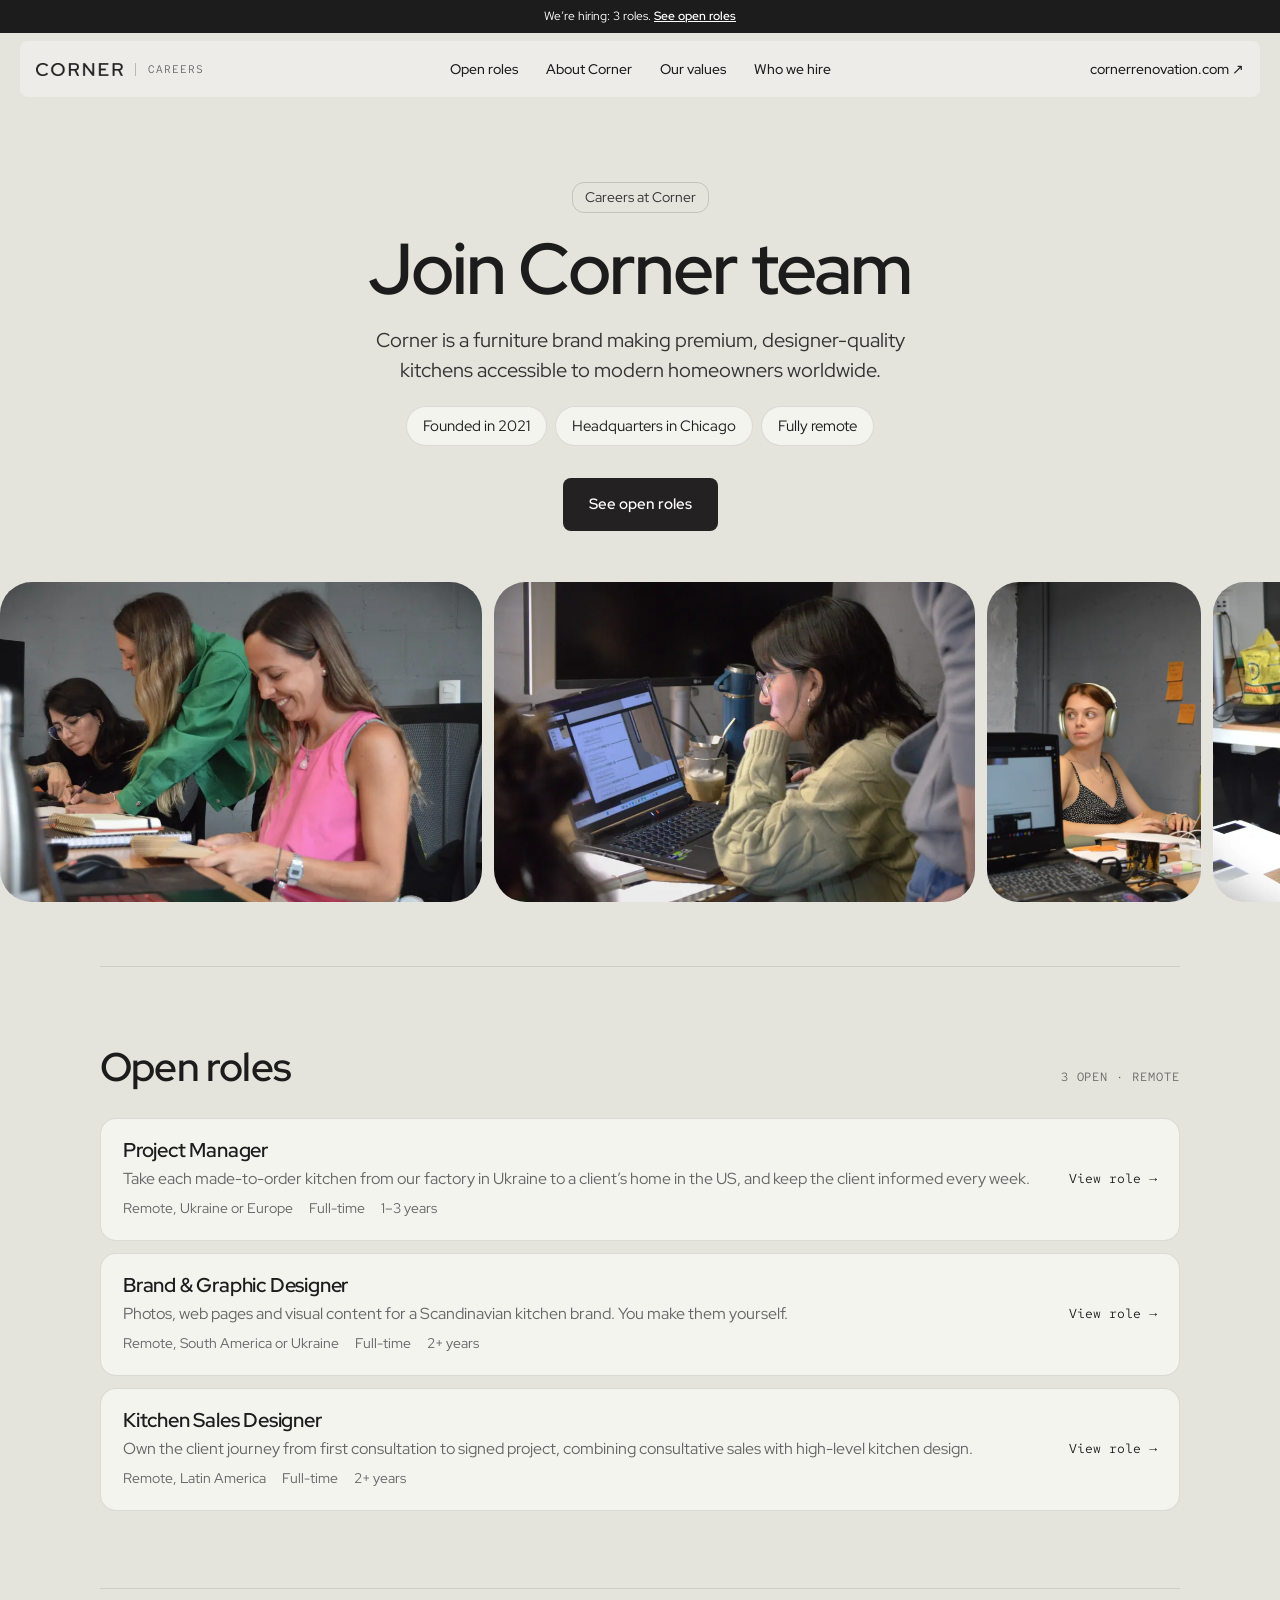
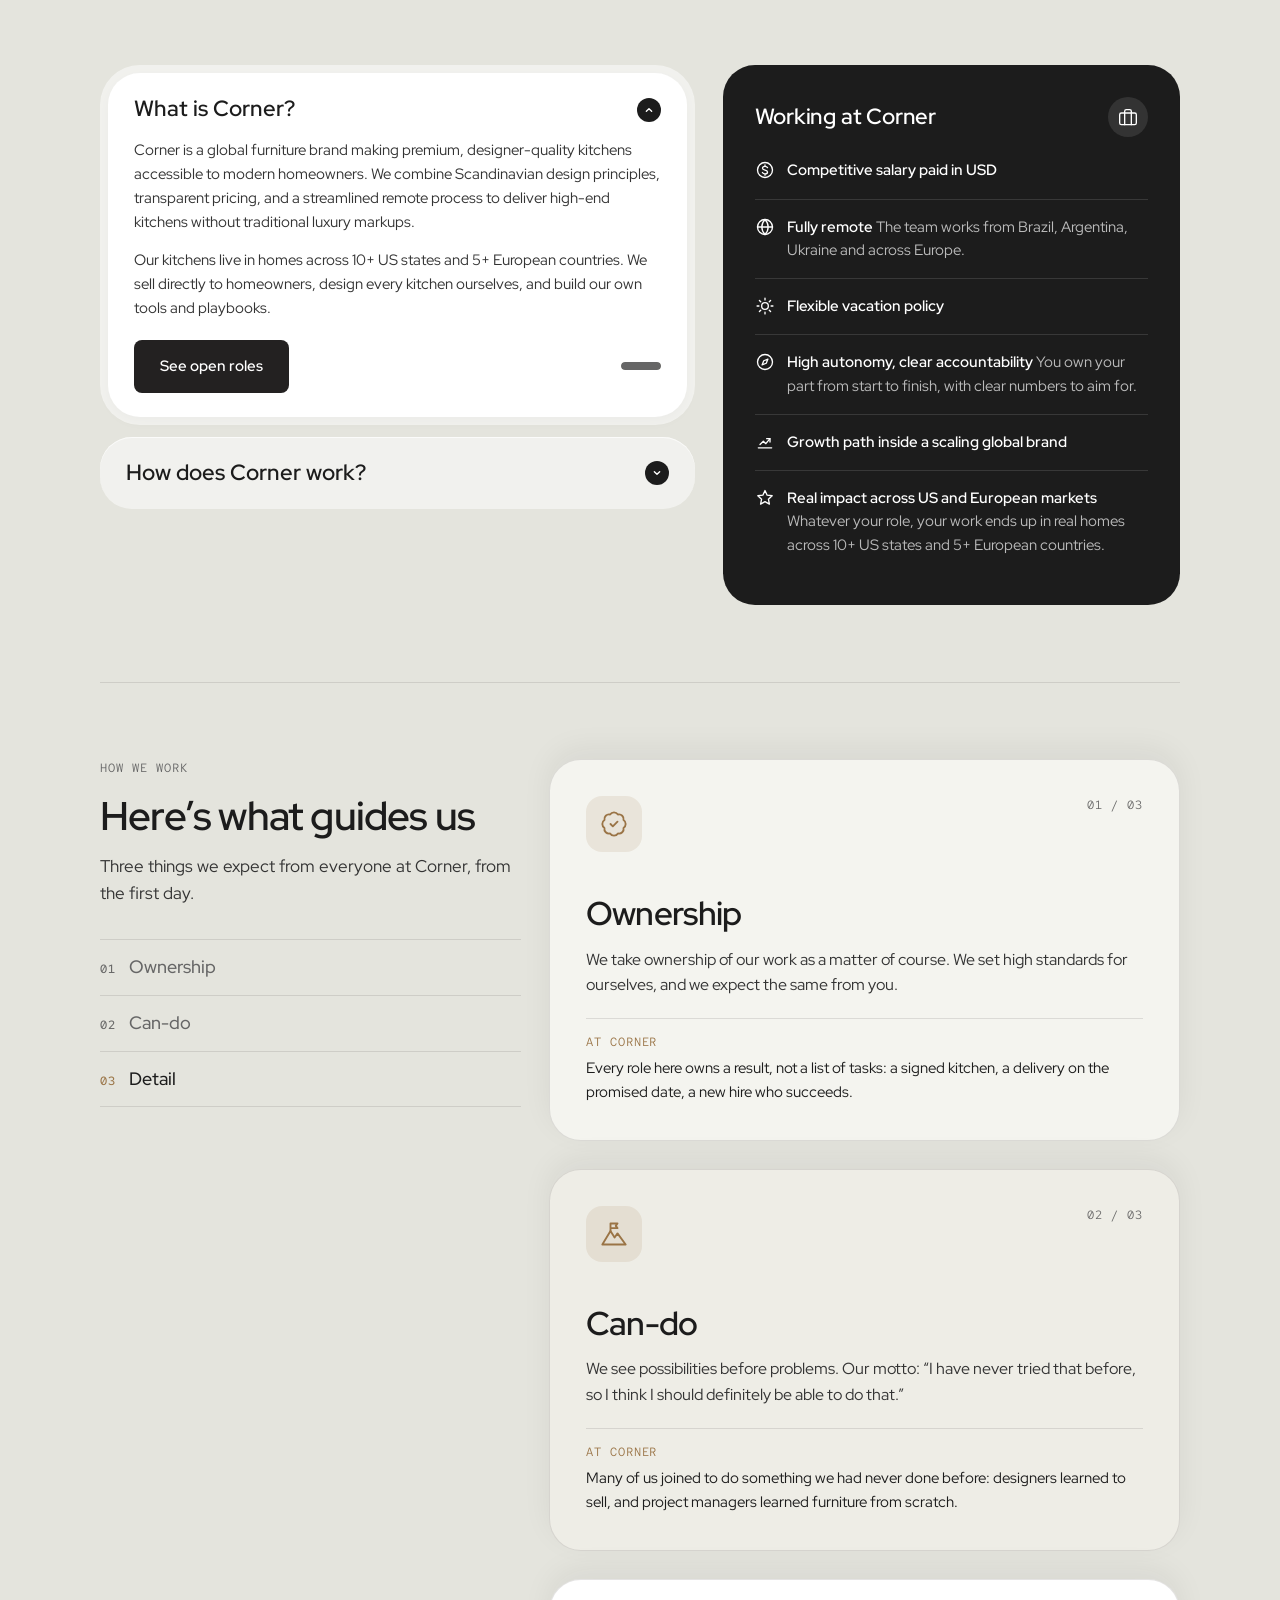
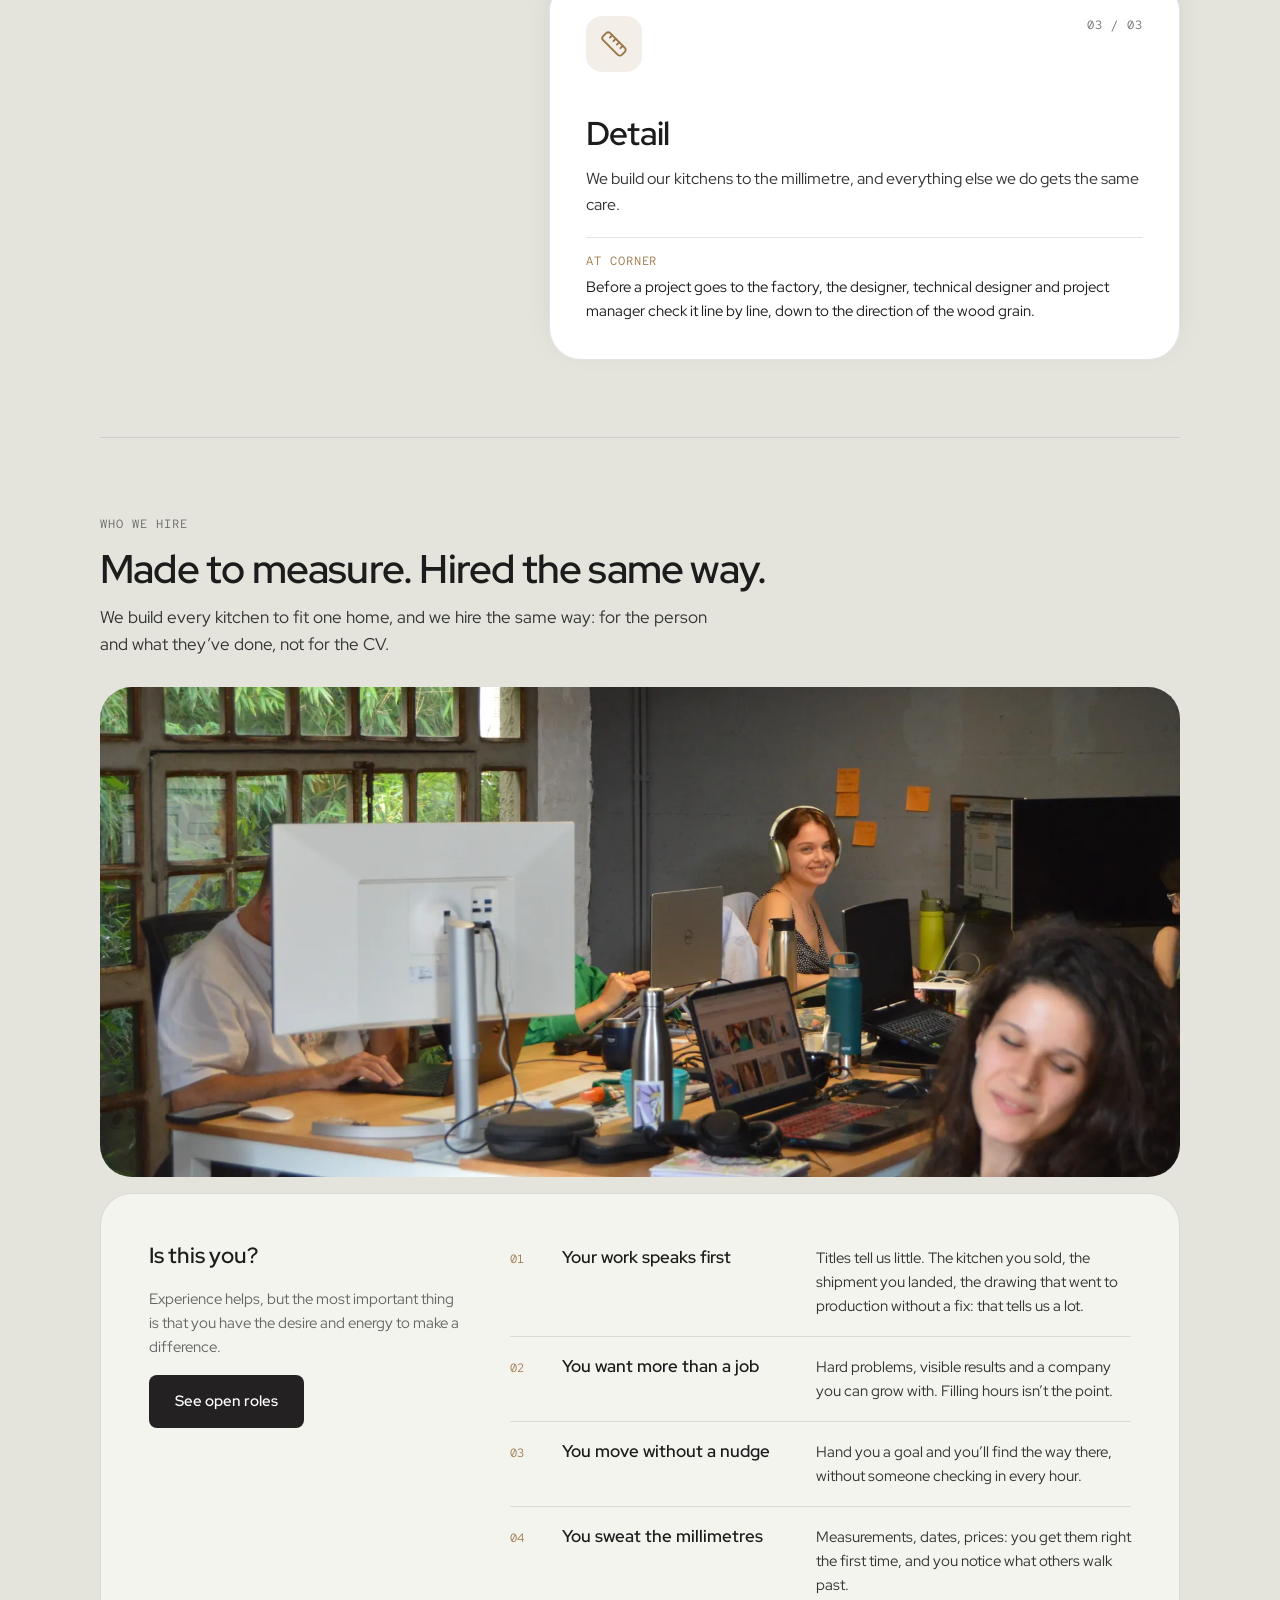
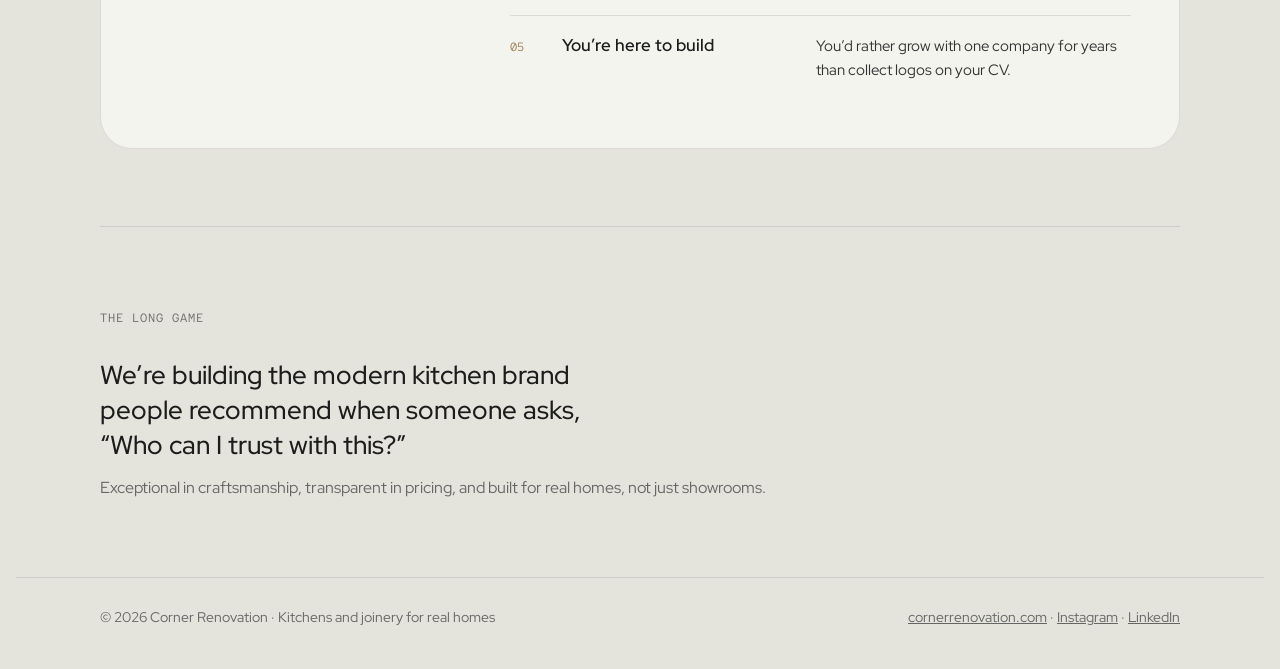
<file: index.html>
<!doctype html>
<html lang="en">
<head>
<meta charset="utf-8">
<meta name="viewport" content="width=device-width,initial-scale=1,viewport-fit=cover">
<title>Corner Careers</title>
<meta name="description" content="Corner makes people’s lives radically better by redefining the spaces where they spend so much of their lives. Open roles, the team and how we work.">

<link rel="canonical" href="https://jobs.cornerrenovation.com/">
<meta property="og:type" content="website"><meta property="og:title" content="Corner Careers"><meta property="og:description" content="Corner makes people’s lives radically better by redefining the spaces where they spend so much of their lives. Open roles, the team and how we work."><meta property="og:image" content="https://jobs.cornerrenovation.com/img/hero.webp"><meta property="og:url" content="https://jobs.cornerrenovation.com/">
<meta name="twitter:card" content="summary_large_image">
<link rel="icon" href="img/favicon.png">
<link rel="preconnect" href="https://fonts.googleapis.com"><link rel="preconnect" href="https://fonts.gstatic.com" crossorigin><link rel="stylesheet" href="https://fonts.googleapis.com/css2?family=Red+Hat+Display:wght@400;500;600;700&family=Red+Hat+Mono:wght@400;500&display=swap">
<link rel="stylesheet" href="assets/style.css?v=789bc2f1">
</head>
<body><div class="promo"><span class="long">We’re hiring: 3 roles.</span><span class="short">We’re hiring.</span> <a href="#roles">See open roles</a></div>
<header class="nav">
  <a class="brand" href=""><img src="img/corner-wordmark.png" alt="Corner" width="107" height="16"><span>Careers</span></a>
  <nav aria-label="Main" class="nav-links"><a href="#roles">Open roles</a><a href="#life">About Corner</a><a href="#values">Our values</a><a href="#you">Who we hire</a></nav>
  <a class="nav-out" href="https://cornerrenovation.com/" target="_blank" rel="noopener">cornerrenovation.com ↗</a>
</header>
<section class="intro" aria-labelledby="introTitle">
  <span class="tag">Careers at Corner</span>
  <h1 id="introTitle">Join Corner team</h1>
  <p class="lede">Corner is a furniture brand making premium, designer-quality kitchens accessible to modern homeowners worldwide.</p>
  <ul class="pills" aria-label="Corner at a glance"><li>Founded in 2021</li><li>Headquarters in Chicago</li><li>Fully remote</li></ul>
  <div><a class="btn" href="#roles">See open roles</a></div>
</section>
<div class="strip" role="region" aria-label="Photos from the Corner studio"><div class="strip-track"><div class="strip-set"><figure><img src="img/photo-1-sm.webp?v=c111cb72" alt="Designers working together at the studio table" width="900" height="598" decoding="async"></figure><figure><img src="img/photo-2-sm.webp?v=a823c0f9" alt="A designer at her laptop in the studio" width="900" height="598" decoding="async"></figure><figure><img src="img/photo-3-sm.webp?v=4d0dc640" alt="A designer at her desk, headphones on" width="600" height="900" decoding="async"></figure><figure><img src="img/photo-4-sm.webp?v=ee778f25" alt="Reviewing a veneer sample fan at the desk" width="900" height="600" decoding="async"></figure><figure><img src="img/photo-5-sm.webp?v=046c57a0" alt="The Corner team in the garden outside the studio" width="900" height="600" decoding="async"></figure><figure><img src="img/photo-6-sm.webp?v=4126ecb6" alt="A team meeting in the studio’s glass room" width="900" height="598" decoding="async"></figure><figure><img src="img/photo-7-sm.webp?v=684ad0e1" alt="FENIX and veneer samples on the oak table" width="900" height="598" decoding="async"></figure><figure><img src="img/photo-8-sm.webp?v=2c232f88" alt="The garden outside the studio" width="900" height="598" decoding="async"></figure></div><div class="strip-set" aria-hidden="true"><figure><img src="img/photo-1-sm.webp?v=c111cb72" alt="" width="900" height="598" decoding="async"></figure><figure><img src="img/photo-2-sm.webp?v=a823c0f9" alt="" width="900" height="598" decoding="async"></figure><figure><img src="img/photo-3-sm.webp?v=4d0dc640" alt="" width="600" height="900" decoding="async"></figure><figure><img src="img/photo-4-sm.webp?v=ee778f25" alt="" width="900" height="600" decoding="async"></figure><figure><img src="img/photo-5-sm.webp?v=046c57a0" alt="" width="900" height="600" decoding="async"></figure><figure><img src="img/photo-6-sm.webp?v=4126ecb6" alt="" width="900" height="598" decoding="async"></figure><figure><img src="img/photo-7-sm.webp?v=684ad0e1" alt="" width="900" height="598" decoding="async"></figure><figure><img src="img/photo-8-sm.webp?v=2c232f88" alt="" width="900" height="598" decoding="async"></figure></div></div></div>
<main class="wrap">

  <section class="block" id="roles">
    <div style="display:flex;flex-wrap:wrap;justify-content:space-between;align-items:baseline;gap:8px"><h2 class="big">Open roles</h2><span class="label">3 open · remote</span></div>
    <div class="jobs"><a class="job" href="jobs/project-manager/">
  <div><h3>Project Manager</h3><p class="muted" style="margin-top:4px">Take each made-to-order kitchen from our factory in Ukraine to a client’s home in the US, and keep the client informed every week.</p>
  <div class="meta"><span>Remote, Ukraine or Europe</span><span>Full-time</span><span>1–3 years</span></div></div>
  <span class="go">View role →</span></a><a class="job" href="jobs/brand-graphic-designer/">
  <div><h3>Brand &amp; Graphic Designer</h3><p class="muted" style="margin-top:4px">Photos, web pages and visual content for a Scandinavian kitchen brand. You make them yourself.</p>
  <div class="meta"><span>Remote, South America or Ukraine</span><span>Full-time</span><span>2+ years</span></div></div>
  <span class="go">View role →</span></a><a class="job" href="jobs/kitchen-sales-designer/">
  <div><h3>Kitchen Sales Designer</h3><p class="muted" style="margin-top:4px">Own the client journey from first consultation to signed project, combining consultative sales with high-level kitchen design.</p>
  <div class="meta"><span>Remote, Latin America</span><span>Full-time</span><span>2+ years</span></div></div>
  <span class="go">View role →</span></a></div>
  </section>

  <section class="block about" id="life" aria-label="About Corner">
    <div class="accs">
      <details class="acc" open>
        <summary><span class="acc-title">What is Corner?</span><span class="chev"><svg viewBox="0 0 24 24" aria-hidden="true"><path d="M8 10l4 4 4-4"/></svg></span></summary>
        <div class="acc-body">
          <p>Corner is a global furniture brand making premium, designer-quality kitchens accessible to modern homeowners. We combine Scandinavian design principles, transparent pricing, and a streamlined remote process to deliver high-end kitchens without traditional luxury markups.</p>
          <p>Our kitchens live in homes across 10+ US states and 5+ European countries. We sell directly to homeowners, design every kitchen ourselves, and build our own tools and playbooks.</p>
          <div class="acc-foot"><a class="btn" href="#roles">See open roles</a><span class="acc-progress" aria-hidden="true"><i></i></span></div>
        </div>
      </details>
      <details class="acc">
        <summary><span class="acc-title">How does Corner work?</span><span class="chev"><svg viewBox="0 0 24 24" aria-hidden="true"><path d="M8 10l4 4 4-4"/></svg></span></summary>
        <div class="acc-body">
          <ol class="how"><li><span class="step">01</span><span>A homeowner finds us online and books a call with one of our sales designers in Brazil. Together they design the kitchen and agree on the price.</span></li><li><span class="step">02</span><span>Our technical designers turn the design into production drawings, checked against our standards to the millimetre.</span></li><li><span class="step">03</span><span>Our factory partner in Ukraine makes every cabinet to order. Our project managers ship it across the ocean and organise delivery and installation, and the client hears from us at every step.</span></li></ol>
          <p>We try new ideas in weeks, not quarters, and when something isn’t working, we fix it instead of explaining it.</p>
          <div class="acc-foot"><a class="btn" href="#roles">See open roles</a><span class="acc-progress" aria-hidden="true"><i></i></span></div>
        </div>
      </details>
    </div>
    <aside class="perkcard" id="perks" aria-labelledby="perksTitle">
      <div class="perkcard-head"><h3 id="perksTitle">Working at Corner</h3><span class="perkcard-icon"><svg viewBox="0 0 24 24" aria-hidden="true"><path d="M16 20V4a2 2 0 0 0-2-2h-4a2 2 0 0 0-2 2v16"/><rect width="20" height="14" x="2" y="6" rx="2"/></svg></span></div>
      <ul><li><svg viewBox="0 0 24 24" aria-hidden="true"><circle cx="12" cy="12" r="9"/><path d="M15 9.2c-.6-1-1.7-1.5-3-1.5-1.7 0-3 .9-3 2.2 0 3 6 1.6 6 4.4 0 1.3-1.3 2.3-3 2.3-1.4 0-2.6-.6-3.1-1.6M12 6v1.7M12 16.6v1.6"/></svg><p><b>Competitive salary paid in USD</b></p></li><li><svg viewBox="0 0 24 24" aria-hidden="true"><circle cx="12" cy="12" r="9"/><path d="M3 12h18M12 3c2.5 2.6 3.8 5.6 3.8 9s-1.3 6.4-3.8 9c-2.5-2.6-3.8-5.6-3.8-9S9.5 5.6 12 3z"/></svg><p><b>Fully remote</b> The team works from Brazil, Argentina, Ukraine and across Europe.</p></li><li><svg viewBox="0 0 24 24" aria-hidden="true"><circle cx="12" cy="12" r="4"/><path d="M12 2.5v2.2M12 19.3v2.2M2.5 12h2.2M19.3 12h2.2M5.3 5.3l1.6 1.6M17.1 17.1l1.6 1.6M5.3 18.7l1.6-1.6M17.1 6.9l1.6-1.6"/></svg><p><b>Flexible vacation policy</b></p></li><li><svg viewBox="0 0 24 24" aria-hidden="true"><circle cx="12" cy="12" r="9"/><path d="M15.5 8.5l-2 5-5 2 2-5z"/></svg><p><b>High autonomy, clear accountability</b> You own your part from start to finish, with clear numbers to aim for.</p></li><li><svg viewBox="0 0 24 24" aria-hidden="true"><path d="M4 19h16M6 15l4-4 3 3 5-6"/><path d="M14 8h4v4"/></svg><p><b>Growth path inside a scaling global brand</b></p></li><li><svg viewBox="0 0 24 24" aria-hidden="true"><path d="M12 3l2.6 5.6 6 .7-4.5 4.1 1.2 6-5.3-3-5.3 3 1.2-6L3.4 9.3l6-.7z"/></svg><p><b>Real impact across US and European markets</b> Whatever your role, your work ends up in real homes across 10+ US states and 5+ European countries.</p></li></ul>
    </aside>
  </section>

  <section class="block values-sec" id="values" aria-labelledby="valuesTitle">
    <div class="vside">
      <span class="label">How we work</span>
      <h2 id="valuesTitle" class="big">Here’s what guides us</h2>
      <p class="sec-lede">Three things we expect from everyone at Corner, from the first day.</p>
      <ol class="vindex"><li><a href="#v-ownership" class="on"><span>01</span>Ownership</a></li><li><a href="#v-cando" class=""><span>02</span>Can-do</a></li><li><a href="#v-detail" class=""><span>03</span>Detail</a></li></ol>
    </div>
    <div class="vstack"><article class="vcard" id="v-ownership" style="--i:0">
          <div class="vcard-top"><span class="vicon"><svg viewBox="0 0 24 24" aria-hidden="true"><path d="M3.85 8.62a4 4 0 0 1 4.78-4.77 4 4 0 0 1 6.74 0 4 4 0 0 1 4.78 4.78 4 4 0 0 1 0 6.74 4 4 0 0 1-4.77 4.78 4 4 0 0 1-6.75 0 4 4 0 0 1-4.78-4.77 4 4 0 0 1 0-6.76Z"/><path d="m9 12 2 2 4-4"/></svg></span><span class="vnum">01 / 03</span></div>
          <h3>Ownership</h3>
          <p class="vtext">We take ownership of our work as a matter of course. We set high standards for ourselves, and we expect the same from you.</p>
          <p class="vproof"><span class="label">At Corner</span>Every role here owns a result, not a list of tasks: a signed kitchen, a delivery on the promised date, a new hire who succeeds.</p>
        </article><article class="vcard" id="v-cando" style="--i:1">
          <div class="vcard-top"><span class="vicon"><svg viewBox="0 0 24 24" aria-hidden="true"><path d="M2 21 9 9.5l3.5 5.5 2.5-3.5L22 21Z"/><path d="M9 9.5V3h6l-1.5 2L15 7H9"/></svg></span><span class="vnum">02 / 03</span></div>
          <h3>Can-do</h3>
          <p class="vtext">We see possibilities before problems. Our motto: “I have never tried that before, so I think I should definitely be able to do that.”</p>
          <p class="vproof"><span class="label">At Corner</span>Many of us joined to do something we had never done before: designers learned to sell, and project managers learned furniture from scratch.</p>
        </article><article class="vcard" id="v-detail" style="--i:2">
          <div class="vcard-top"><span class="vicon"><svg viewBox="0 0 24 24" aria-hidden="true"><path d="M21.3 15.3a2.4 2.4 0 0 1 0 3.4l-2.6 2.6a2.4 2.4 0 0 1-3.4 0L2.7 8.7a2.41 2.41 0 0 1 0-3.4l2.6-2.6a2.41 2.41 0 0 1 3.4 0Z"/><path d="m14.5 12.5 2-2M11.5 9.5l2-2M8.5 6.5l2-2M17.5 15.5l2-2"/></svg></span><span class="vnum">03 / 03</span></div>
          <h3>Detail</h3>
          <p class="vtext">We build our kitchens to the millimetre, and everything else we do gets the same care.</p>
          <p class="vproof"><span class="label">At Corner</span>Before a project goes to the factory, the designer, technical designer and project manager check it line by line, down to the direction of the wood grain.</p>
        </article></div>
  </section>

  <section class="block you-sec" id="you" aria-labelledby="youTitle">
    <div class="sec-head">
      <span class="label">Who we hire</span>
      <h2 id="youTitle" class="big">Made to measure. Hired the same way.</h2>
      <p class="sec-lede">We build every kitchen to fit one home, and we hire the same way: for the person and what they’ve done, not for the CV.</p>
    </div>
    <div class="you">
      <figure><img src="img/photo-9.webp?v=a04053ed" alt="The Corner team at their desks in the studio" loading="lazy" decoding="async"></figure>
      <div class="youcard">
        <div class="youcard-side">
          <h3>Is this you?</h3>
          <p class="muted">Experience helps, but the most important thing is that you have the desire and energy to make a difference.</p>
          <div><a class="btn" href="#roles">See open roles</a></div>
        </div>
        <ol class="traits"><li><span class="tnum">01</span><h4>Your work speaks first</h4><p>Titles tell us little. The kitchen you sold, the shipment you landed, the drawing that went to production without a fix: that tells us a lot.</p></li><li><span class="tnum">02</span><h4>You want more than a job</h4><p>Hard problems, visible results and a company you can grow with. Filling hours isn’t the point.</p></li><li><span class="tnum">03</span><h4>You move without a nudge</h4><p>Hand you a goal and you’ll find the way there, without someone checking in every hour.</p></li><li><span class="tnum">04</span><h4>You sweat the millimetres</h4><p>Measurements, dates, prices: you get them right the first time, and you notice what others walk past.</p></li><li><span class="tnum">05</span><h4>You’re here to build</h4><p>You’d rather grow with one company for years than collect logos on your CV.</p></li></ol>
      </div>
    </div>
  </section>

  <section class="block two">
    <div><span class="label">The long game</span></div>
    <div><p class="quote">We’re building the modern kitchen brand people recommend when someone asks, “Who can I trust with this?”</p><p class="muted">Exceptional in craftsmanship, transparent in pricing, and built for real homes, not just showrooms.</p></div>
  </section>
</main>
<script>
(function(){
  var reduce = window.matchMedia('(prefers-reduced-motion: reduce)').matches;
  // About: one item open at a time; it moves on by itself until someone opens an item (after awesomic.com/talent)
  // "toggle" fires after the change, so changes made here are marked and their events skipped
  var acc = [].slice.call(document.querySelectorAll('.acc')), auto = !reduce;
  function openOnly(d){ acc.forEach(function(x){ var want = (x === d); if (x.open !== want) { x.dataset.prog = '1'; x.open = want; } }); }
  acc.forEach(function(d, i){
    d.addEventListener('toggle', function(){
      if (d.dataset.prog) { delete d.dataset.prog; return; }
      if (d.open) { auto = false; document.body.classList.add('acc-manual'); openOnly(d); }
    });
    var bar = d.querySelector('.acc-progress i');
    if (bar) bar.addEventListener('animationend', function(){ if (auto) openOnly(acc[(i + 1) % acc.length]); });
  });
  if (!auto) document.body.classList.add('acc-manual');
  // Values: the index follows the card in view
  var links = [].slice.call(document.querySelectorAll('.vindex a'));
  if ('IntersectionObserver' in window && links.length) {
    var io = new IntersectionObserver(function(es){ es.forEach(function(e){ if (e.isIntersecting) {
      links.forEach(function(a){ a.classList.toggle('on', a.getAttribute('href') === '#' + e.target.id); }); } }); },
      { rootMargin: '-45% 0px -45% 0px' });
    document.querySelectorAll('.vcard').forEach(function(c){ io.observe(c); });
  }
})();
</script><footer><div class="wrap">
  <span>© 2026 Corner Renovation · Kitchens and joinery for real homes</span>
  <span><a href="https://cornerrenovation.com/" target="_blank" rel="noopener">cornerrenovation.com</a> · <a href="https://www.instagram.com/cornerrenovation/" target="_blank" rel="noopener">Instagram</a> · <a href="https://www.linkedin.com/company/cornerrenovation/" target="_blank" rel="noopener">LinkedIn</a></span>
</div></footer>
</body></html>
</file>
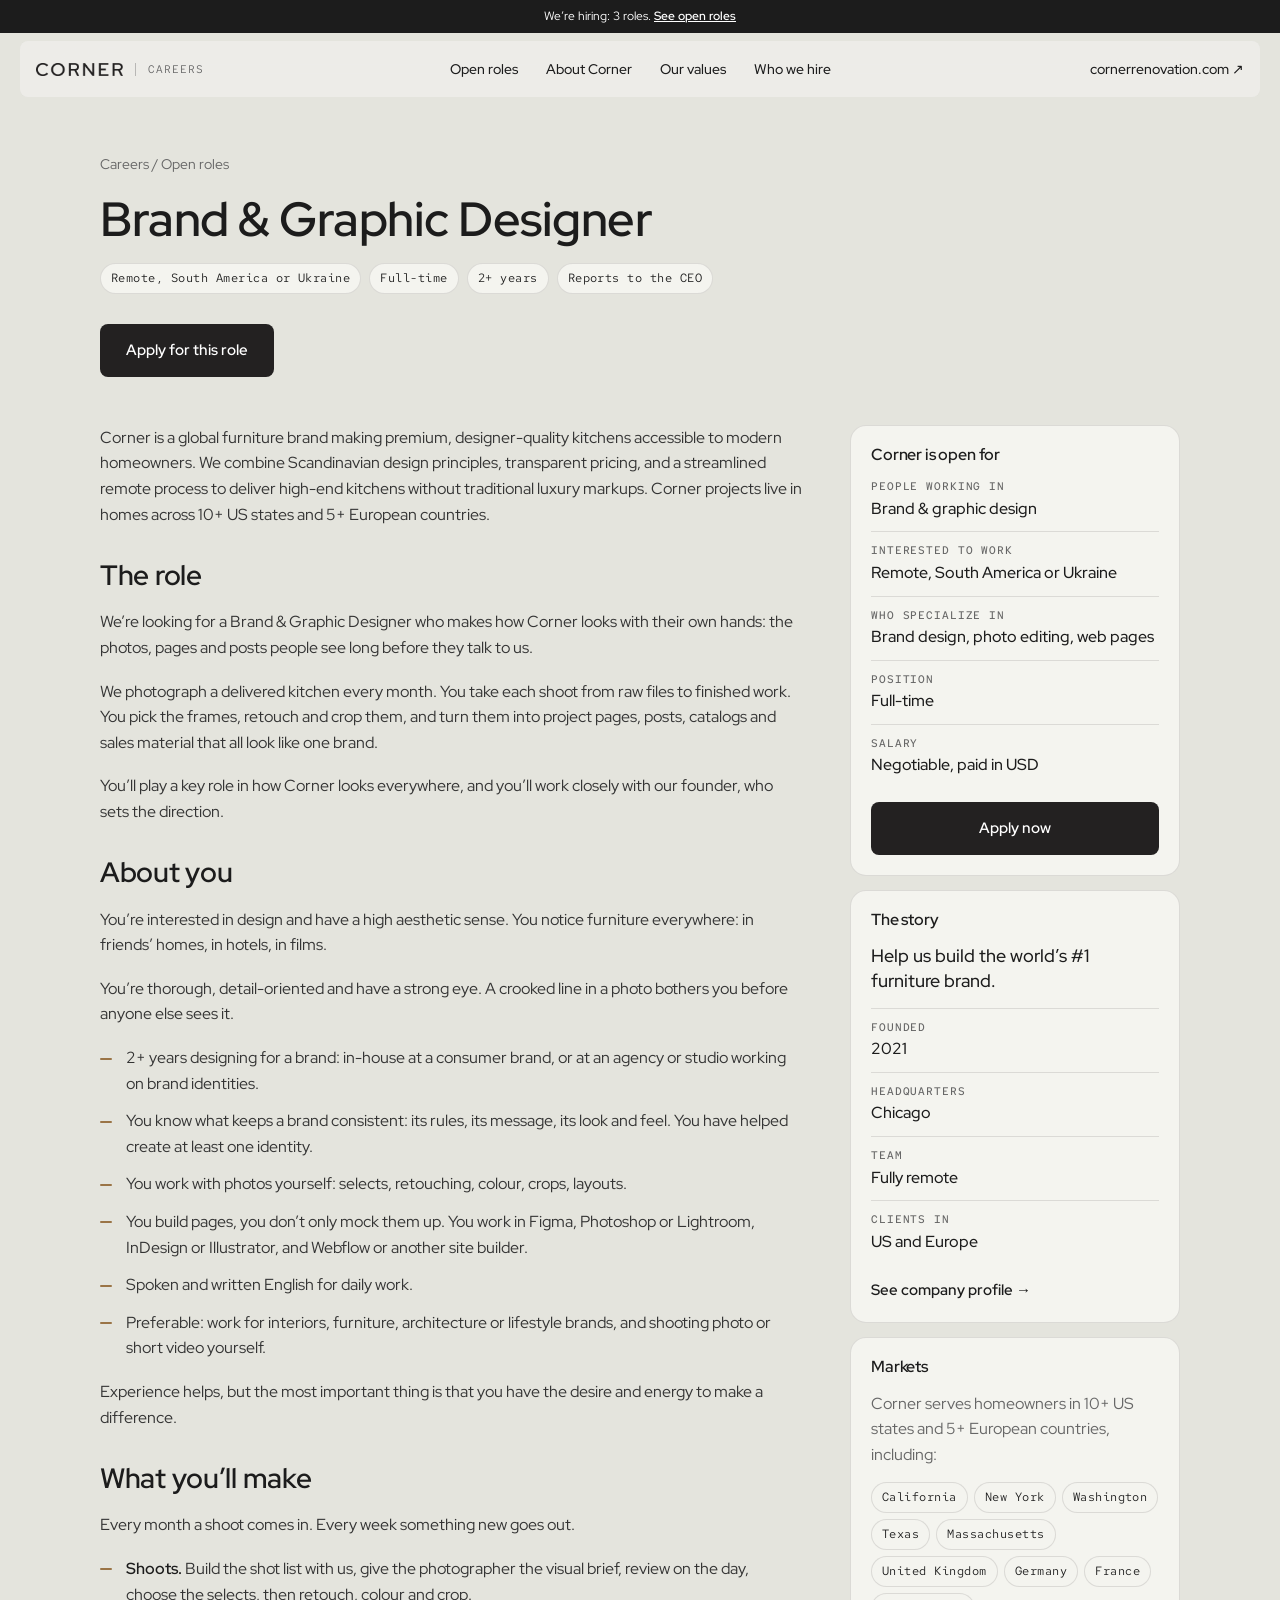
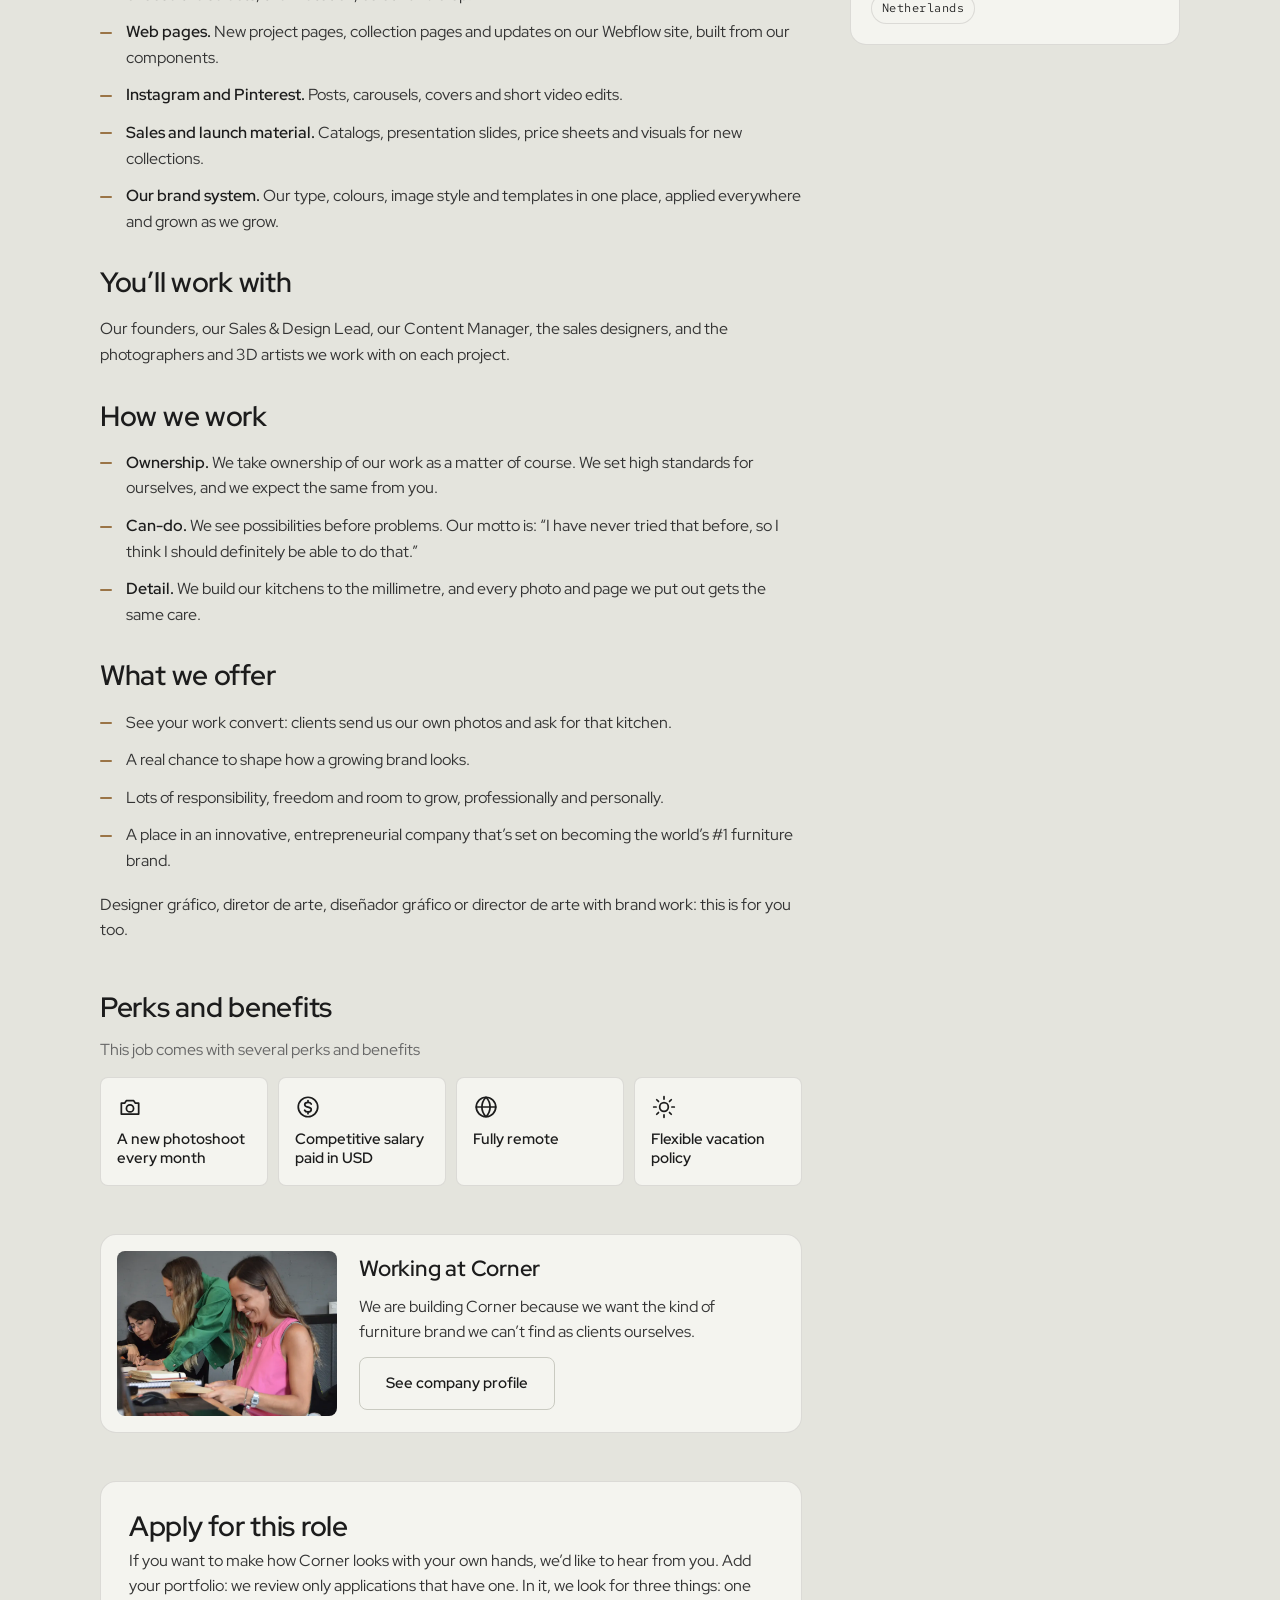
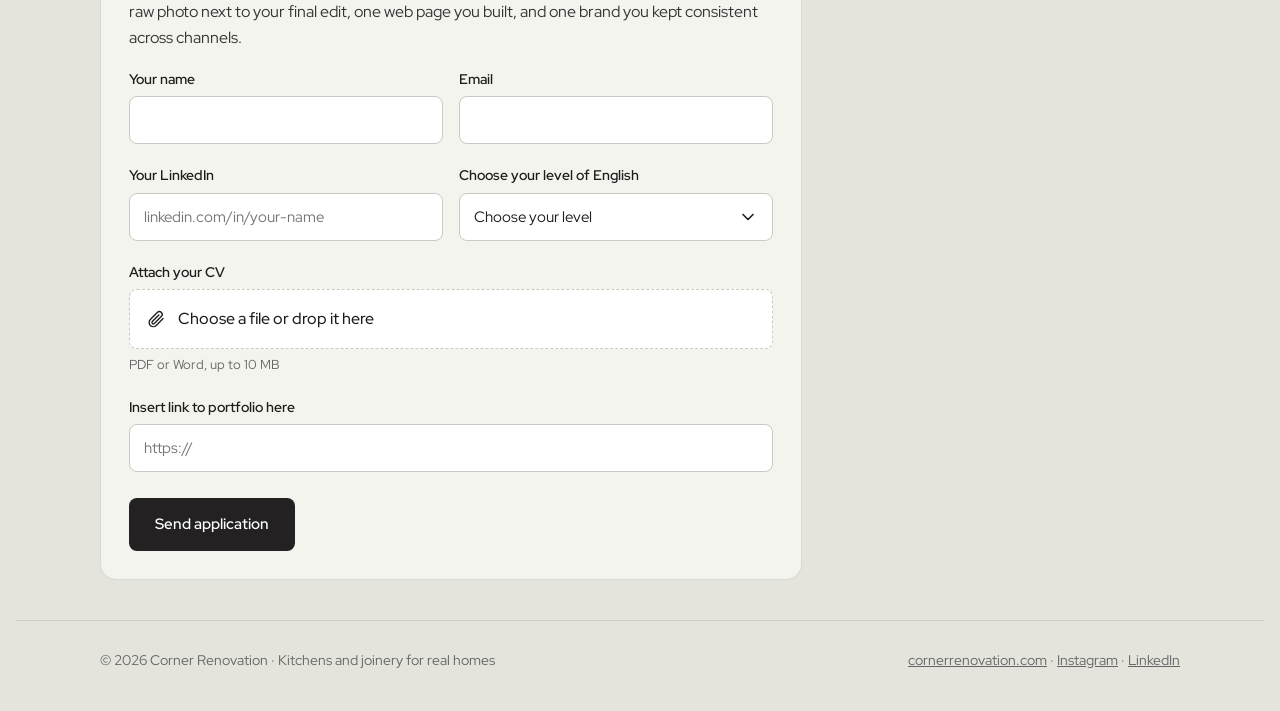
<file: jobs/brand-graphic-designer/index.html>
<!doctype html>
<html lang="en">
<head>
<meta charset="utf-8">
<meta name="viewport" content="width=device-width,initial-scale=1,viewport-fit=cover">
<title>Brand &amp; Graphic Designer · Corner Careers</title>
<meta name="description" content="Brand &amp; Graphic Designer at Corner (Remote, South America or Ukraine, Full-time). Photos, web pages and visual content for a Scandinavian kitchen brand. You make them yourself.">

<link rel="canonical" href="https://jobs.cornerrenovation.com/jobs/brand-graphic-designer/">
<meta property="og:type" content="website"><meta property="og:title" content="Brand &amp; Graphic Designer · Corner Careers"><meta property="og:description" content="Brand &amp; Graphic Designer at Corner (Remote, South America or Ukraine, Full-time). Photos, web pages and visual content for a Scandinavian kitchen brand. You make them yourself."><meta property="og:image" content="https://jobs.cornerrenovation.com/img/hero.webp"><meta property="og:url" content="https://jobs.cornerrenovation.com/jobs/brand-graphic-designer/">
<meta name="twitter:card" content="summary_large_image">
<link rel="icon" href="../../img/favicon.png">
<link rel="preconnect" href="https://fonts.googleapis.com"><link rel="preconnect" href="https://fonts.gstatic.com" crossorigin><link rel="stylesheet" href="https://fonts.googleapis.com/css2?family=Red+Hat+Display:wght@400;500;600;700&family=Red+Hat+Mono:wght@400;500&display=swap">
<link rel="stylesheet" href="../../assets/style.css?v=789bc2f1">
<script type="application/ld+json">{"@context": "https://schema.org/", "@type": "JobPosting", "title": "Brand & Graphic Designer", "description": "\n<div class=\"prose\">\n  <p>Corner is a global furniture brand making premium, designer-quality kitchens accessible to modern homeowners. We combine Scandinavian design principles, transparent pricing, and a streamlined remote process to deliver high-end kitchens without traditional luxury markups. Corner projects live in homes across 10+ US states and 5+ European countries.<\/p>\n  <h2>The role<\/h2>\n  <p>We’re looking for a Brand &amp; Graphic Designer who makes how Corner looks with their own hands: the photos, pages and posts people see long before they talk to us.<\/p>\n  <p>We photograph a delivered kitchen every month. You take each shoot from raw files to finished work. You pick the frames, retouch and crop them, and turn them into project pages, posts, catalogs and sales material that all look like one brand.<\/p>\n  <p>You’ll play a key role in how Corner looks everywhere, and you’ll work closely with our founder, who sets the direction.<\/p>\n  <h2>About you<\/h2>\n  <p>You’re interested in design and have a high aesthetic sense. You notice furniture everywhere: in friends’ homes, in hotels, in films.<\/p>\n  <p>You’re thorough, detail-oriented and have a strong eye. A crooked line in a photo bothers you before anyone else sees it.<\/p>\n  <ul><li><span>2+ years designing for a brand: in-house at a consumer brand, or at an agency or studio working on brand identities.<\/span><\/li><li><span>You know what keeps a brand consistent: its rules, its message, its look and feel. You have helped create at least one identity.<\/span><\/li><li><span>You work with photos yourself: selects, retouching, colour, crops, layouts.<\/span><\/li><li><span>You build pages, you don’t only mock them up. You work in Figma, Photoshop or Lightroom, InDesign or Illustrator, and Webflow or another site builder.<\/span><\/li><li><span>Spoken and written English for daily work.<\/span><\/li><li><span>Preferable: work for interiors, furniture, architecture or lifestyle brands, and shooting photo or short video yourself.<\/span><\/li><\/ul>\n  <p>Experience helps, but the most important thing is that you have the desire and energy to make a difference.<\/p>\n  <h2>What you’ll make<\/h2>\n  <p>Every month a shoot comes in. Every week something new goes out.<\/p>\n  <ul><li><span><strong>Shoots.<\/strong> Build the shot list with us, give the photographer the visual brief, review on the day, choose the selects, then retouch, colour and crop.<\/span><\/li><li><span><strong>Web pages.<\/strong> New project pages, collection pages and updates on our Webflow site, built from our components.<\/span><\/li><li><span><strong>Instagram and Pinterest.<\/strong> Posts, carousels, covers and short video edits.<\/span><\/li><li><span><strong>Sales and launch material.<\/strong> Catalogs, presentation slides, price sheets and visuals for new collections.<\/span><\/li><li><span><strong>Our brand system.<\/strong> Our type, colours, image style and templates in one place, applied everywhere and grown as we grow.<\/span><\/li><\/ul>\n  <h2>You’ll work with<\/h2>\n  <p>Our founders, our Sales &amp; Design Lead, our Content Manager, the sales designers, and the photographers and 3D artists we work with on each project.<\/p>\n  <h2>How we work<\/h2>\n  <ul><li><span><strong>Ownership.<\/strong> We take ownership of our work as a matter of course. We set high standards for ourselves, and we expect the same from you.<\/span><\/li><li><span><strong>Can-do.<\/strong> We see possibilities before problems. Our motto is: “I have never tried that before, so I think I should definitely be able to do that.”<\/span><\/li><li><span><strong>Detail.<\/strong> We build our kitchens to the millimetre, and every photo and page we put out gets the same care.<\/span><\/li><\/ul>\n  <h2>What we offer<\/h2>\n  <ul><li><span>See your work convert: clients send us our own photos and ask for that kitchen.<\/span><\/li><li><span>A real chance to shape how a growing brand looks.<\/span><\/li><li><span>Lots of responsibility, freedom and room to grow, professionally and personally.<\/span><\/li><li><span>A place in an innovative, entrepreneurial company that’s set on becoming the world’s #1 furniture brand.<\/span><\/li><\/ul>\n  <p>Designer gráfico, diretor de arte, diseñador gráfico or director de arte with brand work: this is for you too.<\/p>\n<\/div><p>Perks and benefits<\/p><ul><li>A new photoshoot every month<\/li><li>Competitive salary paid in USD<\/li><li>Fully remote<\/li><li>Flexible vacation policy<\/li><\/ul><p>This role is 100% remote.<\/p>", "identifier": {"@type": "PropertyValue", "name": "Corner", "value": "brand-graphic-designer"}, "datePosted": "2026-11-26", "employmentType": "FULL_TIME", "hiringOrganization": {"@type": "Organization", "name": "Corner", "sameAs": "https://cornerrenovation.com/", "logo": "https://jobs.cornerrenovation.com/img/logo-square.png"}, "jobLocationType": "TELECOMMUTE", "applicantLocationRequirements": [{"@type": "Country", "name": "Argentina"}, {"@type": "Country", "name": "Bolivia"}, {"@type": "Country", "name": "Brazil"}, {"@type": "Country", "name": "Chile"}, {"@type": "Country", "name": "Colombia"}, {"@type": "Country", "name": "Ecuador"}, {"@type": "Country", "name": "Guyana"}, {"@type": "Country", "name": "Paraguay"}, {"@type": "Country", "name": "Peru"}, {"@type": "Country", "name": "Suriname"}, {"@type": "Country", "name": "Uruguay"}, {"@type": "Country", "name": "Venezuela"}, {"@type": "Country", "name": "Ukraine"}], "directApply": true, "url": "https://jobs.cornerrenovation.com/jobs/brand-graphic-designer/", "experienceRequirements": {"@type": "OccupationalExperienceRequirements", "monthsOfExperience": 24}}</script>
</head>
<body><div class="promo"><span class="long">We’re hiring: 3 roles.</span><span class="short">We’re hiring.</span> <a href="../../#roles">See open roles</a></div>
<header class="nav">
  <a class="brand" href="../../"><img src="../../img/corner-wordmark.png" alt="Corner" width="107" height="16"><span>Careers</span></a>
  <nav aria-label="Main" class="nav-links"><a href="../../#roles">Open roles</a><a href="../../#life">About Corner</a><a href="../../#values">Our values</a><a href="../../#you">Who we hire</a></nav>
  <a class="nav-out" href="https://cornerrenovation.com/" target="_blank" rel="noopener">cornerrenovation.com ↗</a>
</header>
<main class="wrap">
  <div class="jobhead">
    <div class="crumbs"><a href="../../">Careers</a> <span class="muted">/</span> <a href="../../#roles">Open roles</a></div>
    <h1>Brand &amp; Graphic Designer</h1>
    <div class="chips"><span class="chip">Remote, South America or Ukraine</span><span class="chip">Full-time</span><span class="chip">2+ years</span><span class="chip">Reports to the CEO</span></div>
    <div class="jobhead-cta"><a class="btn" href="#apply">Apply for this role</a></div>
  </div>
  <div class="layout">
    <article class="jobmain">
      
<div class="prose">
  <p>Corner is a global furniture brand making premium, designer-quality kitchens accessible to modern homeowners. We combine Scandinavian design principles, transparent pricing, and a streamlined remote process to deliver high-end kitchens without traditional luxury markups. Corner projects live in homes across 10+ US states and 5+ European countries.</p>
  <h2>The role</h2>
  <p>We’re looking for a Brand &amp; Graphic Designer who makes how Corner looks with their own hands: the photos, pages and posts people see long before they talk to us.</p>
  <p>We photograph a delivered kitchen every month. You take each shoot from raw files to finished work. You pick the frames, retouch and crop them, and turn them into project pages, posts, catalogs and sales material that all look like one brand.</p>
  <p>You’ll play a key role in how Corner looks everywhere, and you’ll work closely with our founder, who sets the direction.</p>
  <h2>About you</h2>
  <p>You’re interested in design and have a high aesthetic sense. You notice furniture everywhere: in friends’ homes, in hotels, in films.</p>
  <p>You’re thorough, detail-oriented and have a strong eye. A crooked line in a photo bothers you before anyone else sees it.</p>
  <ul><li><span class="dash" aria-hidden="true"></span><span>2+ years designing for a brand: in-house at a consumer brand, or at an agency or studio working on brand identities.</span></li><li><span class="dash" aria-hidden="true"></span><span>You know what keeps a brand consistent: its rules, its message, its look and feel. You have helped create at least one identity.</span></li><li><span class="dash" aria-hidden="true"></span><span>You work with photos yourself: selects, retouching, colour, crops, layouts.</span></li><li><span class="dash" aria-hidden="true"></span><span>You build pages, you don’t only mock them up. You work in Figma, Photoshop or Lightroom, InDesign or Illustrator, and Webflow or another site builder.</span></li><li><span class="dash" aria-hidden="true"></span><span>Spoken and written English for daily work.</span></li><li><span class="dash" aria-hidden="true"></span><span>Preferable: work for interiors, furniture, architecture or lifestyle brands, and shooting photo or short video yourself.</span></li></ul>
  <p>Experience helps, but the most important thing is that you have the desire and energy to make a difference.</p>
  <h2>What you’ll make</h2>
  <p>Every month a shoot comes in. Every week something new goes out.</p>
  <ul><li><span class="dash" aria-hidden="true"></span><span><strong>Shoots.</strong> Build the shot list with us, give the photographer the visual brief, review on the day, choose the selects, then retouch, colour and crop.</span></li><li><span class="dash" aria-hidden="true"></span><span><strong>Web pages.</strong> New project pages, collection pages and updates on our Webflow site, built from our components.</span></li><li><span class="dash" aria-hidden="true"></span><span><strong>Instagram and Pinterest.</strong> Posts, carousels, covers and short video edits.</span></li><li><span class="dash" aria-hidden="true"></span><span><strong>Sales and launch material.</strong> Catalogs, presentation slides, price sheets and visuals for new collections.</span></li><li><span class="dash" aria-hidden="true"></span><span><strong>Our brand system.</strong> Our type, colours, image style and templates in one place, applied everywhere and grown as we grow.</span></li></ul>
  <h2>You’ll work with</h2>
  <p>Our founders, our Sales &amp; Design Lead, our Content Manager, the sales designers, and the photographers and 3D artists we work with on each project.</p>
  <h2>How we work</h2>
  <ul><li><span class="dash" aria-hidden="true"></span><span><strong>Ownership.</strong> We take ownership of our work as a matter of course. We set high standards for ourselves, and we expect the same from you.</span></li><li><span class="dash" aria-hidden="true"></span><span><strong>Can-do.</strong> We see possibilities before problems. Our motto is: “I have never tried that before, so I think I should definitely be able to do that.”</span></li><li><span class="dash" aria-hidden="true"></span><span><strong>Detail.</strong> We build our kitchens to the millimetre, and every photo and page we put out gets the same care.</span></li></ul>
  <h2>What we offer</h2>
  <ul><li><span class="dash" aria-hidden="true"></span><span>See your work convert: clients send us our own photos and ask for that kitchen.</span></li><li><span class="dash" aria-hidden="true"></span><span>A real chance to shape how a growing brand looks.</span></li><li><span class="dash" aria-hidden="true"></span><span>Lots of responsibility, freedom and room to grow, professionally and personally.</span></li><li><span class="dash" aria-hidden="true"></span><span>A place in an innovative, entrepreneurial company that’s set on becoming the world’s #1 furniture brand.</span></li></ul>
  <p>Designer gráfico, diretor de arte, diseñador gráfico or director de arte with brand work: this is for you too.</p>
</div>
      <section class="sub">
        <h2>Perks and benefits</h2>
        <p class="muted">This job comes with several perks and benefits</p>
        <div class="perks"><div class="perk"><svg viewBox="0 0 24 24" aria-hidden="true"><path d="M4 8.5h3l1.6-2.3h6.8L17 8.5h3v10H4z"/><circle cx="12" cy="13.3" r="3.3"/></svg><b>A new photoshoot every month</b></div><div class="perk"><svg viewBox="0 0 24 24" aria-hidden="true"><circle cx="12" cy="12" r="9"/><path d="M15 9.2c-.6-1-1.7-1.5-3-1.5-1.7 0-3 .9-3 2.2 0 3 6 1.6 6 4.4 0 1.3-1.3 2.3-3 2.3-1.4 0-2.6-.6-3.1-1.6M12 6v1.7M12 16.6v1.6"/></svg><b>Competitive salary paid in USD</b></div><div class="perk"><svg viewBox="0 0 24 24" aria-hidden="true"><circle cx="12" cy="12" r="9"/><path d="M3 12h18M12 3c2.5 2.6 3.8 5.6 3.8 9s-1.3 6.4-3.8 9c-2.5-2.6-3.8-5.6-3.8-9S9.5 5.6 12 3z"/></svg><b>Fully remote</b></div><div class="perk"><svg viewBox="0 0 24 24" aria-hidden="true"><circle cx="12" cy="12" r="4"/><path d="M12 2.5v2.2M12 19.3v2.2M2.5 12h2.2M19.3 12h2.2M5.3 5.3l1.6 1.6M17.1 17.1l1.6 1.6M5.3 18.7l1.6-1.6M17.1 6.9l1.6-1.6"/></svg><b>Flexible vacation policy</b></div></div>
      </section>
      <section class="profile" aria-labelledby="profileTitle">
        <img src="../../img/photo-1-sm.webp" alt="The Corner team at the studio table" loading="lazy">
        <div class="profile-copy">
          <h2 id="profileTitle">Working at Corner</h2>
          <p>We are building Corner because we want the kind of furniture brand we can’t find as clients ourselves.</p>
          <div><a class="btn ghost" href="../../">See company profile</a></div>
        </div>
      </section>
      <section class="apply" id="apply" aria-labelledby="applyTitle">
        <div style="display:flex;flex-direction:column;gap:6px"><h2 id="applyTitle">Apply for this role</h2><p>If you want to make how Corner looks with your own hands, we’d like to hear from you. Add your portfolio: we review only applications that have one. In it, we look for three things: one raw photo next to your final edit, one web page you built, and one brand you kept consistent across channels.</p></div>
        <div id="applyStatus" class="notice" role="status" aria-live="polite" hidden></div>
        <form id="applyForm" class="form" novalidate data-job="brand-graphic-designer" data-title="Brand &amp; Graphic Designer">
          <div class="field" data-field="name"><label for="f-name">Your name</label><input id="f-name" name="name" type="text" autocomplete="name" required><span class="msg"></span></div>
          <div class="field" data-field="email"><label for="f-email">Email</label><input id="f-email" name="email" type="email" autocomplete="email" required><span class="msg"></span></div>
          <div class="field" data-field="linkedin"><label for="f-linkedin">Your LinkedIn</label><input id="f-linkedin" name="linkedin" type="url" inputmode="url" placeholder="linkedin.com/in/your-name" required><span class="msg"></span></div>
          <div class="field" data-field="english"><label for="f-english">Choose your level of English</label><select id="f-english" name="english" required><option value="">Choose your level</option><option>Intermediate (B1)</option><option>Upper-intermediate (B2)</option><option>Advanced (C1)</option><option>Proficient (C2)</option><option>Native or bilingual</option></select><span class="msg"></span></div>
          <div class="field full" data-field="cv"><label for="f-cv">Attach your CV</label>
            <div class="drop" id="cvDrop"><svg class="clip" viewBox="0 0 24 24" aria-hidden="true"><path d="M20.5 11.5l-8.2 8.2a5 5 0 0 1-7.1-7.1l8.6-8.6a3.4 3.4 0 0 1 4.8 4.8l-8.6 8.6a1.7 1.7 0 0 1-2.4-2.4l7.9-7.9"/></svg><span class="fname" id="cvName">Choose a file or drop it here</span><input id="f-cv" name="cv" type="file" accept=".pdf,.doc,.docx,application/pdf,application/msword,application/vnd.openxmlformats-officedocument.wordprocessingml.document" required></div>
            <span class="hint">PDF or Word, up to 10 MB</span><span class="msg"></span></div>
          <div class="field full" data-field="portfolio"><label for="f-portfolio">Insert link to portfolio here</label><input id="f-portfolio" name="portfolio" type="url" inputmode="url" placeholder="https://" required><span class="msg"></span></div>
          <div class="hp" aria-hidden="true"><label for="f-company">Company website</label><input id="f-company" name="company_site" type="text" tabindex="-1" autocomplete="off"></div>
          <div class="formfoot">
            <button class="btn" id="applyBtn" type="submit"><svg class="trace" viewBox="0 0 66 66" aria-hidden="true"><rect x="6" y="6" width="54" height="54" rx="15" pathLength="100"/></svg><span class="lbl">Send application</span></button>
          </div>
        </form>
      </section>
    </article>
    <aside class="side" aria-label="About this role and Corner">
      <div class="panel"><h3>Corner is open for</h3><div class="spec"><div><b>People working in</b><span>Brand &amp; graphic design</span></div><div><b>Interested to work</b><span>Remote, South America or Ukraine</span></div><div><b>Who specialize in</b><span>Brand design, photo editing, web pages</span></div><div><b>Position</b><span>Full-time</span></div><div><b>Salary</b><span>Negotiable, paid in USD</span></div></div><a class="btn" href="#apply">Apply now</a></div>
      <div class="panel story"><h3>The story</h3><p class="big">Help us build the world’s #1 furniture brand.</p>
        <div class="spec"><div><b>Founded</b><span>2021</span></div><div><b>Headquarters</b><span>Chicago</span></div><div><b>Team</b><span>Fully remote</span></div><div><b>Clients in</b><span>US and Europe</span></div></div>
        <a class="textlink" href="../../">See company profile →</a></div>
      <div class="panel"><h3>Markets</h3><p class="muted">Corner serves homeowners in 10+ US states and 5+ European countries, including:</p><div class="markets"><span class="chip">California</span><span class="chip">New York</span><span class="chip">Washington</span><span class="chip">Texas</span><span class="chip">Massachusetts</span><span class="chip">United Kingdom</span><span class="chip">Germany</span><span class="chip">France</span><span class="chip">Netherlands</span></div></div>
    </aside>
  </div>
</main>
<script src="../../assets/config.js?v=13577f38"></script>
<script src="../../assets/apply.js?v=df9ce9cd"></script><footer><div class="wrap">
  <span>© 2026 Corner Renovation · Kitchens and joinery for real homes</span>
  <span><a href="https://cornerrenovation.com/" target="_blank" rel="noopener">cornerrenovation.com</a> · <a href="https://www.instagram.com/cornerrenovation/" target="_blank" rel="noopener">Instagram</a> · <a href="https://www.linkedin.com/company/cornerrenovation/" target="_blank" rel="noopener">LinkedIn</a></span>
</div></footer>
</body></html>
</file>
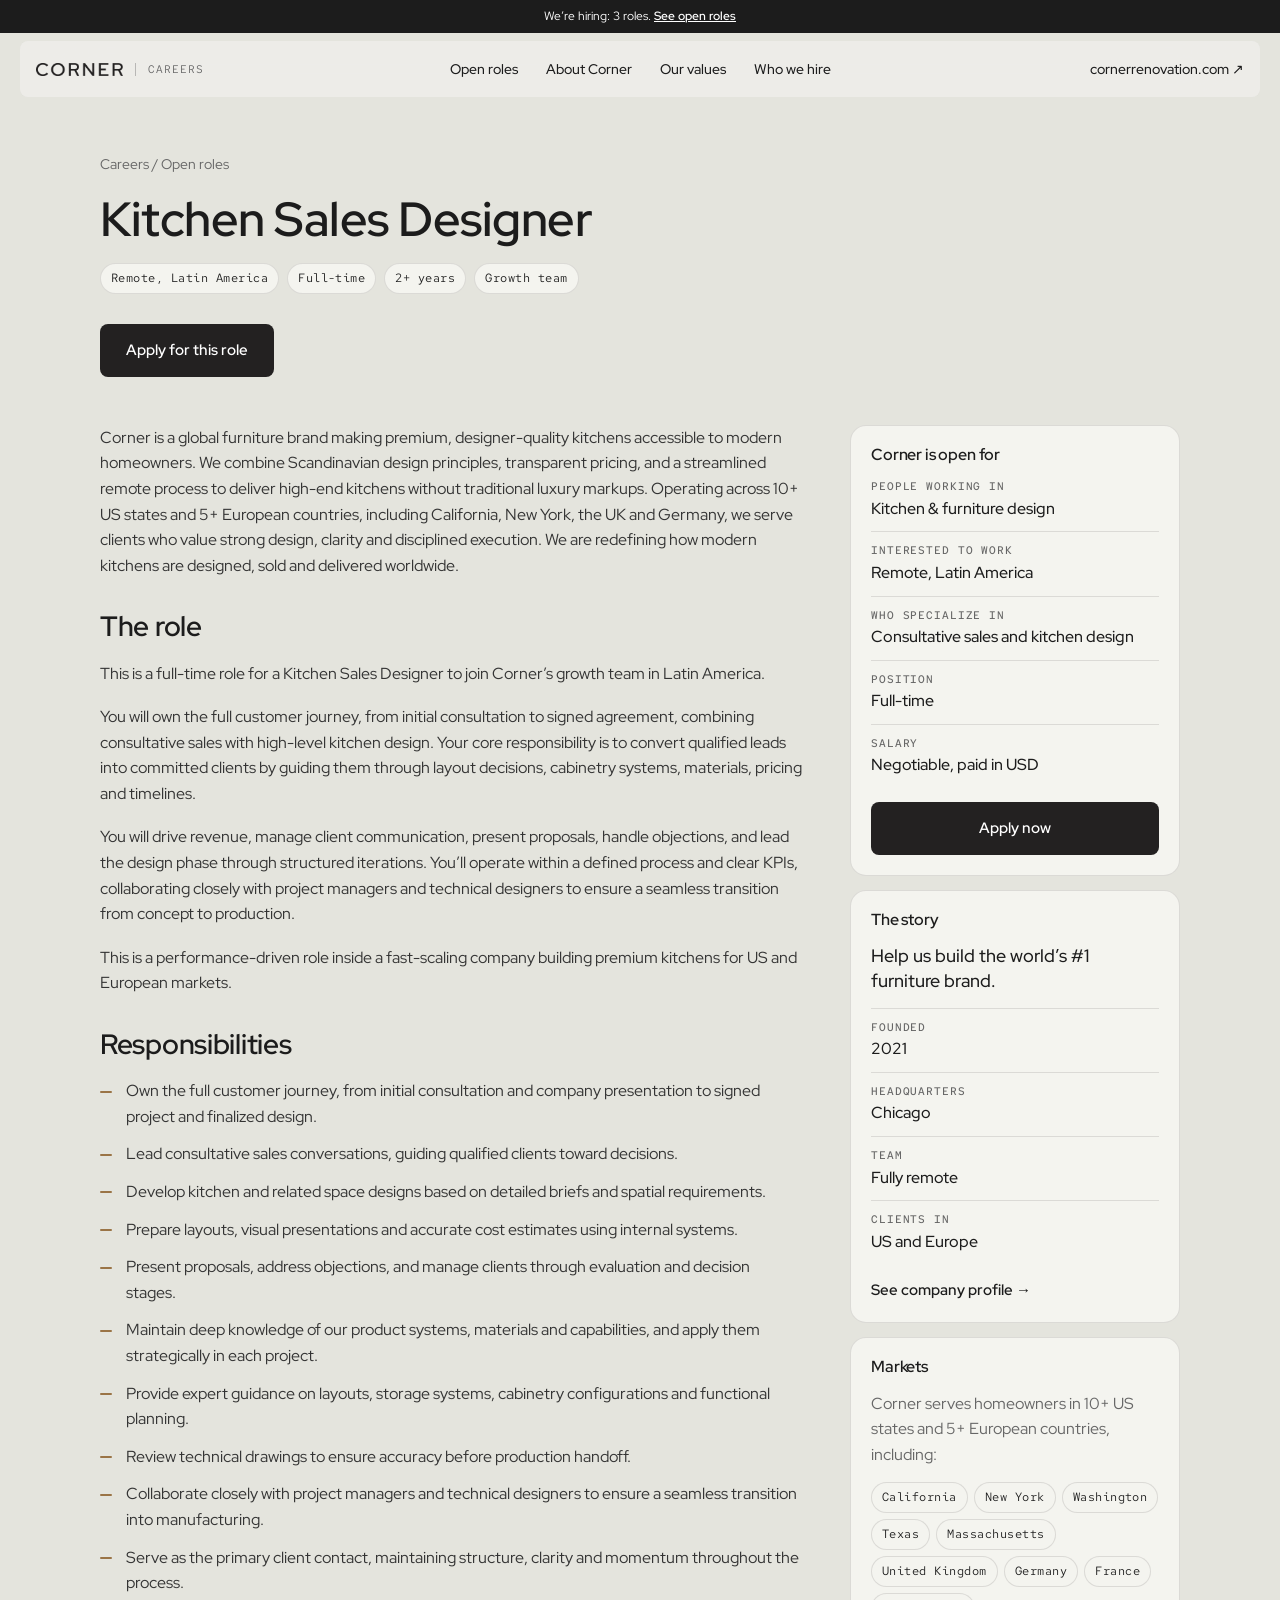
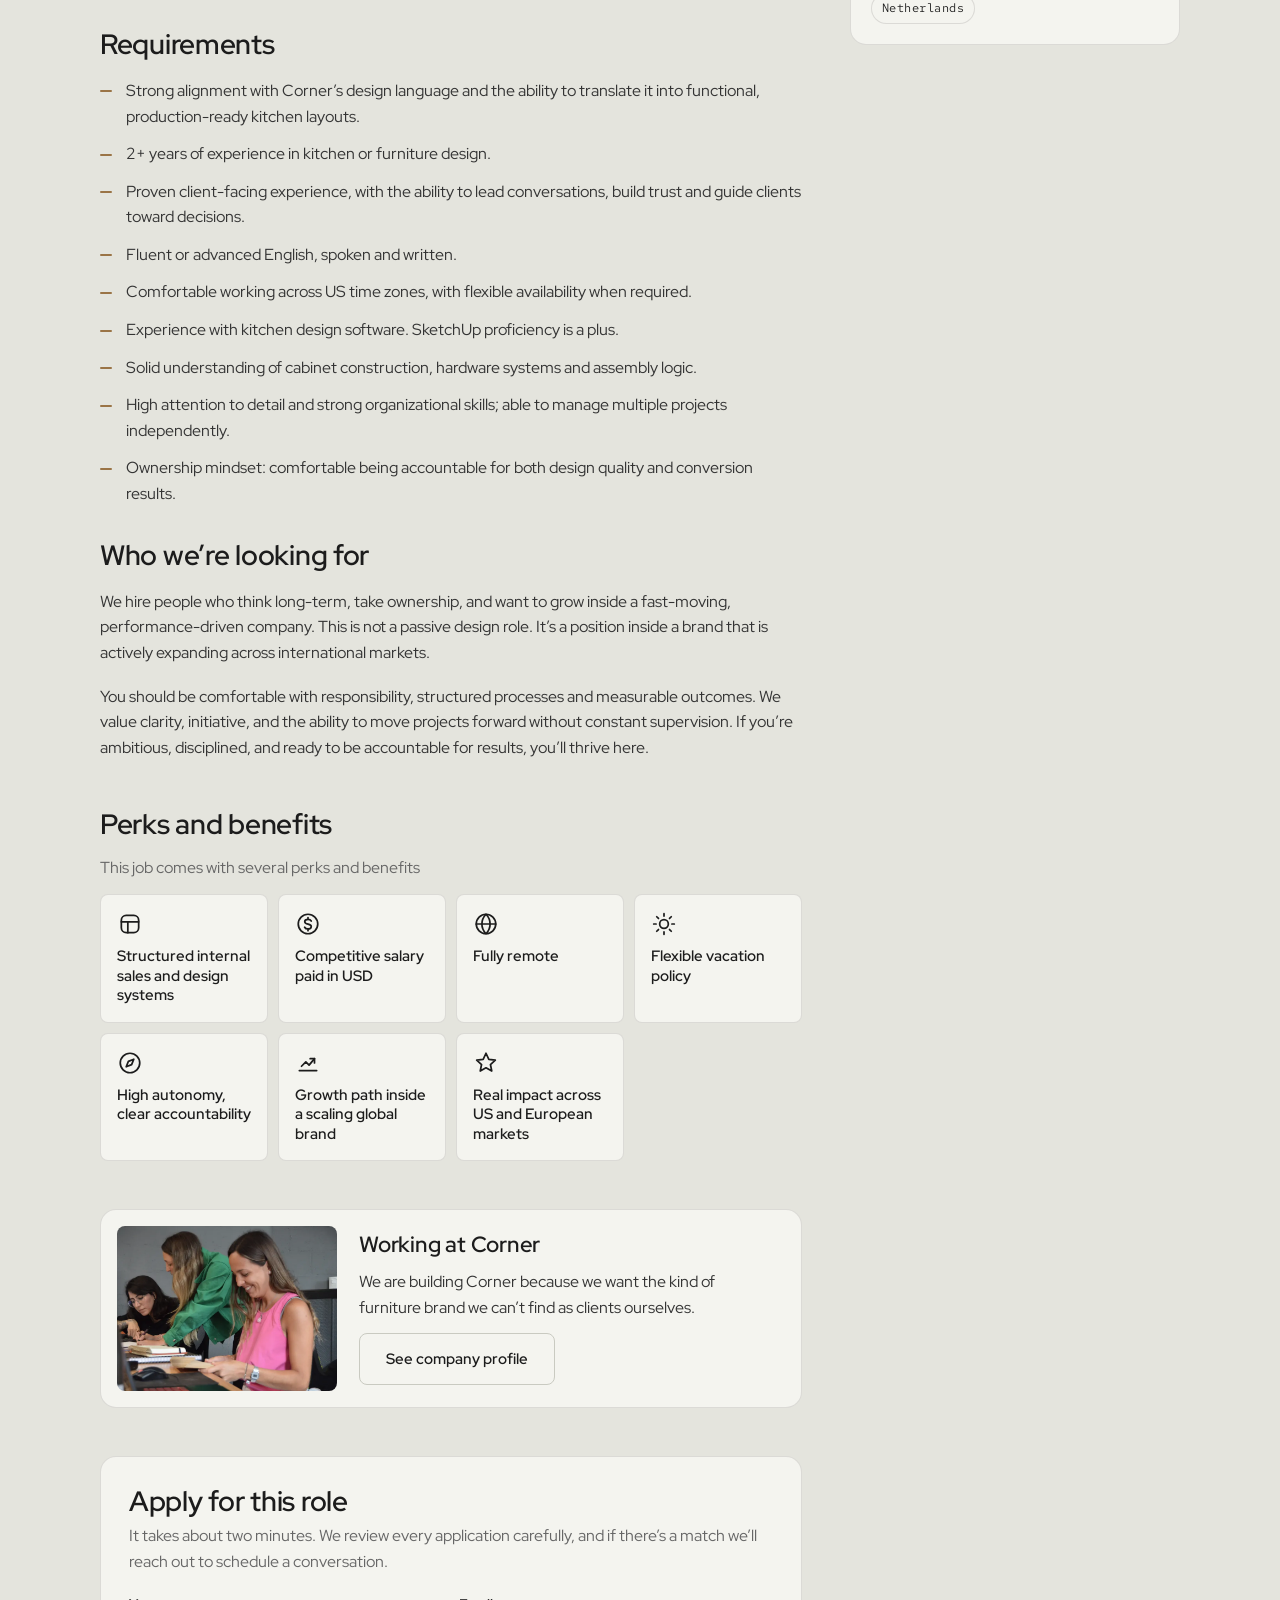
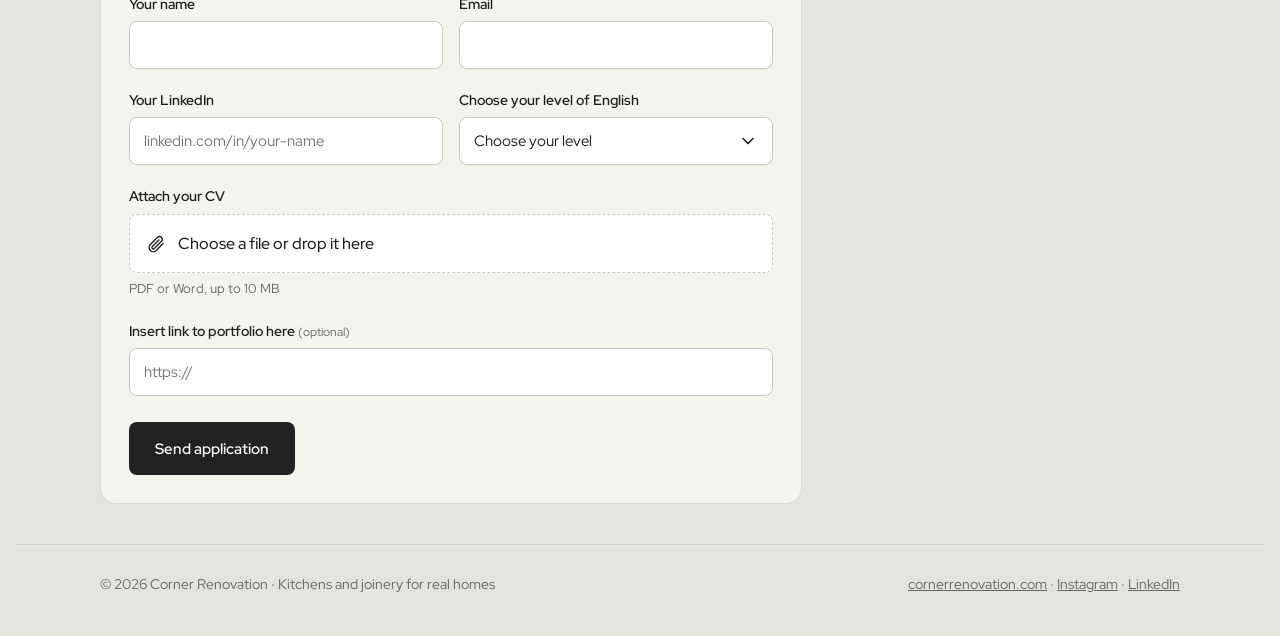
<file: jobs/kitchen-sales-designer/index.html>
<!doctype html>
<html lang="en">
<head>
<meta charset="utf-8">
<meta name="viewport" content="width=device-width,initial-scale=1,viewport-fit=cover">
<title>Kitchen Sales Designer · Corner Careers</title>
<meta name="description" content="Kitchen Sales Designer at Corner (Remote, Latin America, Full-time). Own the client journey from first consultation to signed project, combining consultative sales with high-level kitchen design.">

<link rel="canonical" href="https://jobs.cornerrenovation.com/jobs/kitchen-sales-designer/">
<meta property="og:type" content="website"><meta property="og:title" content="Kitchen Sales Designer · Corner Careers"><meta property="og:description" content="Kitchen Sales Designer at Corner (Remote, Latin America, Full-time). Own the client journey from first consultation to signed project, combining consultative sales with high-level kitchen design."><meta property="og:image" content="https://jobs.cornerrenovation.com/img/hero.webp"><meta property="og:url" content="https://jobs.cornerrenovation.com/jobs/kitchen-sales-designer/">
<meta name="twitter:card" content="summary_large_image">
<link rel="icon" href="../../img/favicon.png">
<link rel="preconnect" href="https://fonts.googleapis.com"><link rel="preconnect" href="https://fonts.gstatic.com" crossorigin><link rel="stylesheet" href="https://fonts.googleapis.com/css2?family=Red+Hat+Display:wght@400;500;600;700&family=Red+Hat+Mono:wght@400;500&display=swap">
<link rel="stylesheet" href="../../assets/style.css?v=789bc2f1">
<script type="application/ld+json">{"@context": "https://schema.org/", "@type": "JobPosting", "title": "Kitchen Sales Designer", "description": "\n<div class=\"prose\">\n  <p>Corner is a global furniture brand making premium, designer-quality kitchens accessible to modern homeowners. We combine Scandinavian design principles, transparent pricing, and a streamlined remote process to deliver high-end kitchens without traditional luxury markups. Operating across 10+ US states and 5+ European countries, including California, New York, the UK and Germany, we serve clients who value strong design, clarity and disciplined execution. We are redefining how modern kitchens are designed, sold and delivered worldwide.<\/p>\n  <h2>The role<\/h2>\n  <p>This is a full-time role for a Kitchen Sales Designer to join Corner’s growth team in Latin America.<\/p>\n  <p>You will own the full customer journey, from initial consultation to signed agreement, combining consultative sales with high-level kitchen design. Your core responsibility is to convert qualified leads into committed clients by guiding them through layout decisions, cabinetry systems, materials, pricing and timelines.<\/p>\n  <p>You will drive revenue, manage client communication, present proposals, handle objections, and lead the design phase through structured iterations. You’ll operate within a defined process and clear KPIs, collaborating closely with project managers and technical designers to ensure a seamless transition from concept to production.<\/p>\n  <p>This is a performance-driven role inside a fast-scaling company building premium kitchens for US and European markets.<\/p>\n  <h2>Responsibilities<\/h2>\n  <ul><li><span>Own the full customer journey, from initial consultation and company presentation to signed project and finalized design.<\/span><\/li><li><span>Lead consultative sales conversations, guiding qualified clients toward decisions.<\/span><\/li><li><span>Develop kitchen and related space designs based on detailed briefs and spatial requirements.<\/span><\/li><li><span>Prepare layouts, visual presentations and accurate cost estimates using internal systems.<\/span><\/li><li><span>Present proposals, address objections, and manage clients through evaluation and decision stages.<\/span><\/li><li><span>Maintain deep knowledge of our product systems, materials and capabilities, and apply them strategically in each project.<\/span><\/li><li><span>Provide expert guidance on layouts, storage systems, cabinetry configurations and functional planning.<\/span><\/li><li><span>Review technical drawings to ensure accuracy before production handoff.<\/span><\/li><li><span>Collaborate closely with project managers and technical designers to ensure a seamless transition into manufacturing.<\/span><\/li><li><span>Serve as the primary client contact, maintaining structure, clarity and momentum throughout the process.<\/span><\/li><\/ul>\n  <h2>Requirements<\/h2>\n  <ul><li><span>Strong alignment with Corner’s design language and the ability to translate it into functional, production-ready kitchen layouts.<\/span><\/li><li><span>2+ years of experience in kitchen or furniture design.<\/span><\/li><li><span>Proven client-facing experience, with the ability to lead conversations, build trust and guide clients toward decisions.<\/span><\/li><li><span>Fluent or advanced English, spoken and written.<\/span><\/li><li><span>Comfortable working across US time zones, with flexible availability when required.<\/span><\/li><li><span>Experience with kitchen design software. SketchUp proficiency is a plus.<\/span><\/li><li><span>Solid understanding of cabinet construction, hardware systems and assembly logic.<\/span><\/li><li><span>High attention to detail and strong organizational skills; able to manage multiple projects independently.<\/span><\/li><li><span>Ownership mindset: comfortable being accountable for both design quality and conversion results.<\/span><\/li><\/ul>\n  <h2>Who we’re looking for<\/h2>\n  <p>We hire people who think long-term, take ownership, and want to grow inside a fast-moving, performance-driven company. This is not a passive design role. It’s a position inside a brand that is actively expanding across international markets.<\/p>\n  <p>You should be comfortable with responsibility, structured processes and measurable outcomes. We value clarity, initiative, and the ability to move projects forward without constant supervision. If you’re ambitious, disciplined, and ready to be accountable for results, you’ll thrive here.<\/p>\n<\/div><p>Perks and benefits<\/p><ul><li>Structured internal sales and design systems<\/li><li>Competitive salary paid in USD<\/li><li>Fully remote<\/li><li>Flexible vacation policy<\/li><li>High autonomy, clear accountability<\/li><li>Growth path inside a scaling global brand<\/li><li>Real impact across US and European markets<\/li><\/ul><p>This role is 100% remote.<\/p>", "identifier": {"@type": "PropertyValue", "name": "Corner", "value": "kitchen-sales-designer"}, "datePosted": "2026-03-01", "employmentType": "FULL_TIME", "hiringOrganization": {"@type": "Organization", "name": "Corner", "sameAs": "https://cornerrenovation.com/", "logo": "https://jobs.cornerrenovation.com/img/logo-square.png"}, "jobLocationType": "TELECOMMUTE", "applicantLocationRequirements": [{"@type": "Country", "name": "Argentina"}, {"@type": "Country", "name": "Bolivia"}, {"@type": "Country", "name": "Brazil"}, {"@type": "Country", "name": "Chile"}, {"@type": "Country", "name": "Colombia"}, {"@type": "Country", "name": "Costa Rica"}, {"@type": "Country", "name": "Dominican Republic"}, {"@type": "Country", "name": "Ecuador"}, {"@type": "Country", "name": "El Salvador"}, {"@type": "Country", "name": "Guatemala"}, {"@type": "Country", "name": "Honduras"}, {"@type": "Country", "name": "Mexico"}, {"@type": "Country", "name": "Nicaragua"}, {"@type": "Country", "name": "Panama"}, {"@type": "Country", "name": "Paraguay"}, {"@type": "Country", "name": "Peru"}, {"@type": "Country", "name": "Uruguay"}], "directApply": true, "url": "https://jobs.cornerrenovation.com/jobs/kitchen-sales-designer/", "experienceRequirements": {"@type": "OccupationalExperienceRequirements", "monthsOfExperience": 24}}</script>
</head>
<body><div class="promo"><span class="long">We’re hiring: 3 roles.</span><span class="short">We’re hiring.</span> <a href="../../#roles">See open roles</a></div>
<header class="nav">
  <a class="brand" href="../../"><img src="../../img/corner-wordmark.png" alt="Corner" width="107" height="16"><span>Careers</span></a>
  <nav aria-label="Main" class="nav-links"><a href="../../#roles">Open roles</a><a href="../../#life">About Corner</a><a href="../../#values">Our values</a><a href="../../#you">Who we hire</a></nav>
  <a class="nav-out" href="https://cornerrenovation.com/" target="_blank" rel="noopener">cornerrenovation.com ↗</a>
</header>
<main class="wrap">
  <div class="jobhead">
    <div class="crumbs"><a href="../../">Careers</a> <span class="muted">/</span> <a href="../../#roles">Open roles</a></div>
    <h1>Kitchen Sales Designer</h1>
    <div class="chips"><span class="chip">Remote, Latin America</span><span class="chip">Full-time</span><span class="chip">2+ years</span><span class="chip">Growth team</span></div>
    <div class="jobhead-cta"><a class="btn" href="#apply">Apply for this role</a></div>
  </div>
  <div class="layout">
    <article class="jobmain">
      
<div class="prose">
  <p>Corner is a global furniture brand making premium, designer-quality kitchens accessible to modern homeowners. We combine Scandinavian design principles, transparent pricing, and a streamlined remote process to deliver high-end kitchens without traditional luxury markups. Operating across 10+ US states and 5+ European countries, including California, New York, the UK and Germany, we serve clients who value strong design, clarity and disciplined execution. We are redefining how modern kitchens are designed, sold and delivered worldwide.</p>
  <h2>The role</h2>
  <p>This is a full-time role for a Kitchen Sales Designer to join Corner’s growth team in Latin America.</p>
  <p>You will own the full customer journey, from initial consultation to signed agreement, combining consultative sales with high-level kitchen design. Your core responsibility is to convert qualified leads into committed clients by guiding them through layout decisions, cabinetry systems, materials, pricing and timelines.</p>
  <p>You will drive revenue, manage client communication, present proposals, handle objections, and lead the design phase through structured iterations. You’ll operate within a defined process and clear KPIs, collaborating closely with project managers and technical designers to ensure a seamless transition from concept to production.</p>
  <p>This is a performance-driven role inside a fast-scaling company building premium kitchens for US and European markets.</p>
  <h2>Responsibilities</h2>
  <ul><li><span class="dash" aria-hidden="true"></span><span>Own the full customer journey, from initial consultation and company presentation to signed project and finalized design.</span></li><li><span class="dash" aria-hidden="true"></span><span>Lead consultative sales conversations, guiding qualified clients toward decisions.</span></li><li><span class="dash" aria-hidden="true"></span><span>Develop kitchen and related space designs based on detailed briefs and spatial requirements.</span></li><li><span class="dash" aria-hidden="true"></span><span>Prepare layouts, visual presentations and accurate cost estimates using internal systems.</span></li><li><span class="dash" aria-hidden="true"></span><span>Present proposals, address objections, and manage clients through evaluation and decision stages.</span></li><li><span class="dash" aria-hidden="true"></span><span>Maintain deep knowledge of our product systems, materials and capabilities, and apply them strategically in each project.</span></li><li><span class="dash" aria-hidden="true"></span><span>Provide expert guidance on layouts, storage systems, cabinetry configurations and functional planning.</span></li><li><span class="dash" aria-hidden="true"></span><span>Review technical drawings to ensure accuracy before production handoff.</span></li><li><span class="dash" aria-hidden="true"></span><span>Collaborate closely with project managers and technical designers to ensure a seamless transition into manufacturing.</span></li><li><span class="dash" aria-hidden="true"></span><span>Serve as the primary client contact, maintaining structure, clarity and momentum throughout the process.</span></li></ul>
  <h2>Requirements</h2>
  <ul><li><span class="dash" aria-hidden="true"></span><span>Strong alignment with Corner’s design language and the ability to translate it into functional, production-ready kitchen layouts.</span></li><li><span class="dash" aria-hidden="true"></span><span>2+ years of experience in kitchen or furniture design.</span></li><li><span class="dash" aria-hidden="true"></span><span>Proven client-facing experience, with the ability to lead conversations, build trust and guide clients toward decisions.</span></li><li><span class="dash" aria-hidden="true"></span><span>Fluent or advanced English, spoken and written.</span></li><li><span class="dash" aria-hidden="true"></span><span>Comfortable working across US time zones, with flexible availability when required.</span></li><li><span class="dash" aria-hidden="true"></span><span>Experience with kitchen design software. SketchUp proficiency is a plus.</span></li><li><span class="dash" aria-hidden="true"></span><span>Solid understanding of cabinet construction, hardware systems and assembly logic.</span></li><li><span class="dash" aria-hidden="true"></span><span>High attention to detail and strong organizational skills; able to manage multiple projects independently.</span></li><li><span class="dash" aria-hidden="true"></span><span>Ownership mindset: comfortable being accountable for both design quality and conversion results.</span></li></ul>
  <h2>Who we’re looking for</h2>
  <p>We hire people who think long-term, take ownership, and want to grow inside a fast-moving, performance-driven company. This is not a passive design role. It’s a position inside a brand that is actively expanding across international markets.</p>
  <p>You should be comfortable with responsibility, structured processes and measurable outcomes. We value clarity, initiative, and the ability to move projects forward without constant supervision. If you’re ambitious, disciplined, and ready to be accountable for results, you’ll thrive here.</p>
</div>
      <section class="sub">
        <h2>Perks and benefits</h2>
        <p class="muted">This job comes with several perks and benefits</p>
        <div class="perks"><div class="perk"><svg viewBox="0 0 24 24" aria-hidden="true"><rect x="4" y="4" width="16" height="16" rx="4.5"/><path d="M4 10h16M10 10v10"/></svg><b>Structured internal sales and design systems</b></div><div class="perk"><svg viewBox="0 0 24 24" aria-hidden="true"><circle cx="12" cy="12" r="9"/><path d="M15 9.2c-.6-1-1.7-1.5-3-1.5-1.7 0-3 .9-3 2.2 0 3 6 1.6 6 4.4 0 1.3-1.3 2.3-3 2.3-1.4 0-2.6-.6-3.1-1.6M12 6v1.7M12 16.6v1.6"/></svg><b>Competitive salary paid in USD</b></div><div class="perk"><svg viewBox="0 0 24 24" aria-hidden="true"><circle cx="12" cy="12" r="9"/><path d="M3 12h18M12 3c2.5 2.6 3.8 5.6 3.8 9s-1.3 6.4-3.8 9c-2.5-2.6-3.8-5.6-3.8-9S9.5 5.6 12 3z"/></svg><b>Fully remote</b></div><div class="perk"><svg viewBox="0 0 24 24" aria-hidden="true"><circle cx="12" cy="12" r="4"/><path d="M12 2.5v2.2M12 19.3v2.2M2.5 12h2.2M19.3 12h2.2M5.3 5.3l1.6 1.6M17.1 17.1l1.6 1.6M5.3 18.7l1.6-1.6M17.1 6.9l1.6-1.6"/></svg><b>Flexible vacation policy</b></div><div class="perk"><svg viewBox="0 0 24 24" aria-hidden="true"><circle cx="12" cy="12" r="9"/><path d="M15.5 8.5l-2 5-5 2 2-5z"/></svg><b>High autonomy, clear accountability</b></div><div class="perk"><svg viewBox="0 0 24 24" aria-hidden="true"><path d="M4 19h16M6 15l4-4 3 3 5-6"/><path d="M14 8h4v4"/></svg><b>Growth path inside a scaling global brand</b></div><div class="perk"><svg viewBox="0 0 24 24" aria-hidden="true"><path d="M12 3l2.6 5.6 6 .7-4.5 4.1 1.2 6-5.3-3-5.3 3 1.2-6L3.4 9.3l6-.7z"/></svg><b>Real impact across US and European markets</b></div></div>
      </section>
      <section class="profile" aria-labelledby="profileTitle">
        <img src="../../img/photo-1-sm.webp" alt="The Corner team at the studio table" loading="lazy">
        <div class="profile-copy">
          <h2 id="profileTitle">Working at Corner</h2>
          <p>We are building Corner because we want the kind of furniture brand we can’t find as clients ourselves.</p>
          <div><a class="btn ghost" href="../../">See company profile</a></div>
        </div>
      </section>
      <section class="apply" id="apply" aria-labelledby="applyTitle">
        <div style="display:flex;flex-direction:column;gap:6px"><h2 id="applyTitle">Apply for this role</h2><p class="muted">It takes about two minutes. We review every application carefully, and if there’s a match we’ll reach out to schedule a conversation.</p></div>
        <div id="applyStatus" class="notice" role="status" aria-live="polite" hidden></div>
        <form id="applyForm" class="form" novalidate data-job="kitchen-sales-designer" data-title="Kitchen Sales Designer">
          <div class="field" data-field="name"><label for="f-name">Your name</label><input id="f-name" name="name" type="text" autocomplete="name" required><span class="msg"></span></div>
          <div class="field" data-field="email"><label for="f-email">Email</label><input id="f-email" name="email" type="email" autocomplete="email" required><span class="msg"></span></div>
          <div class="field" data-field="linkedin"><label for="f-linkedin">Your LinkedIn</label><input id="f-linkedin" name="linkedin" type="url" inputmode="url" placeholder="linkedin.com/in/your-name" required><span class="msg"></span></div>
          <div class="field" data-field="english"><label for="f-english">Choose your level of English</label><select id="f-english" name="english" required><option value="">Choose your level</option><option>Intermediate (B1)</option><option>Upper-intermediate (B2)</option><option>Advanced (C1)</option><option>Proficient (C2)</option><option>Native or bilingual</option></select><span class="msg"></span></div>
          <div class="field full" data-field="cv"><label for="f-cv">Attach your CV</label>
            <div class="drop" id="cvDrop"><svg class="clip" viewBox="0 0 24 24" aria-hidden="true"><path d="M20.5 11.5l-8.2 8.2a5 5 0 0 1-7.1-7.1l8.6-8.6a3.4 3.4 0 0 1 4.8 4.8l-8.6 8.6a1.7 1.7 0 0 1-2.4-2.4l7.9-7.9"/></svg><span class="fname" id="cvName">Choose a file or drop it here</span><input id="f-cv" name="cv" type="file" accept=".pdf,.doc,.docx,application/pdf,application/msword,application/vnd.openxmlformats-officedocument.wordprocessingml.document" required></div>
            <span class="hint">PDF or Word, up to 10 MB</span><span class="msg"></span></div>
          <div class="field full" data-field="portfolio"><label for="f-portfolio">Insert link to portfolio here <small>(optional)</small></label><input id="f-portfolio" name="portfolio" type="url" inputmode="url" placeholder="https://"><span class="msg"></span></div>
          <div class="hp" aria-hidden="true"><label for="f-company">Company website</label><input id="f-company" name="company_site" type="text" tabindex="-1" autocomplete="off"></div>
          <div class="formfoot">
            <button class="btn" id="applyBtn" type="submit"><svg class="trace" viewBox="0 0 66 66" aria-hidden="true"><rect x="6" y="6" width="54" height="54" rx="15" pathLength="100"/></svg><span class="lbl">Send application</span></button>
          </div>
        </form>
      </section>
    </article>
    <aside class="side" aria-label="About this role and Corner">
      <div class="panel"><h3>Corner is open for</h3><div class="spec"><div><b>People working in</b><span>Kitchen &amp; furniture design</span></div><div><b>Interested to work</b><span>Remote, Latin America</span></div><div><b>Who specialize in</b><span>Consultative sales and kitchen design</span></div><div><b>Position</b><span>Full-time</span></div><div><b>Salary</b><span>Negotiable, paid in USD</span></div></div><a class="btn" href="#apply">Apply now</a></div>
      <div class="panel story"><h3>The story</h3><p class="big">Help us build the world’s #1 furniture brand.</p>
        <div class="spec"><div><b>Founded</b><span>2021</span></div><div><b>Headquarters</b><span>Chicago</span></div><div><b>Team</b><span>Fully remote</span></div><div><b>Clients in</b><span>US and Europe</span></div></div>
        <a class="textlink" href="../../">See company profile →</a></div>
      <div class="panel"><h3>Markets</h3><p class="muted">Corner serves homeowners in 10+ US states and 5+ European countries, including:</p><div class="markets"><span class="chip">California</span><span class="chip">New York</span><span class="chip">Washington</span><span class="chip">Texas</span><span class="chip">Massachusetts</span><span class="chip">United Kingdom</span><span class="chip">Germany</span><span class="chip">France</span><span class="chip">Netherlands</span></div></div>
    </aside>
  </div>
</main>
<script src="../../assets/config.js?v=13577f38"></script>
<script src="../../assets/apply.js?v=df9ce9cd"></script><footer><div class="wrap">
  <span>© 2026 Corner Renovation · Kitchens and joinery for real homes</span>
  <span><a href="https://cornerrenovation.com/" target="_blank" rel="noopener">cornerrenovation.com</a> · <a href="https://www.instagram.com/cornerrenovation/" target="_blank" rel="noopener">Instagram</a> · <a href="https://www.linkedin.com/company/cornerrenovation/" target="_blank" rel="noopener">LinkedIn</a></span>
</div></footer>
</body></html>
</file>
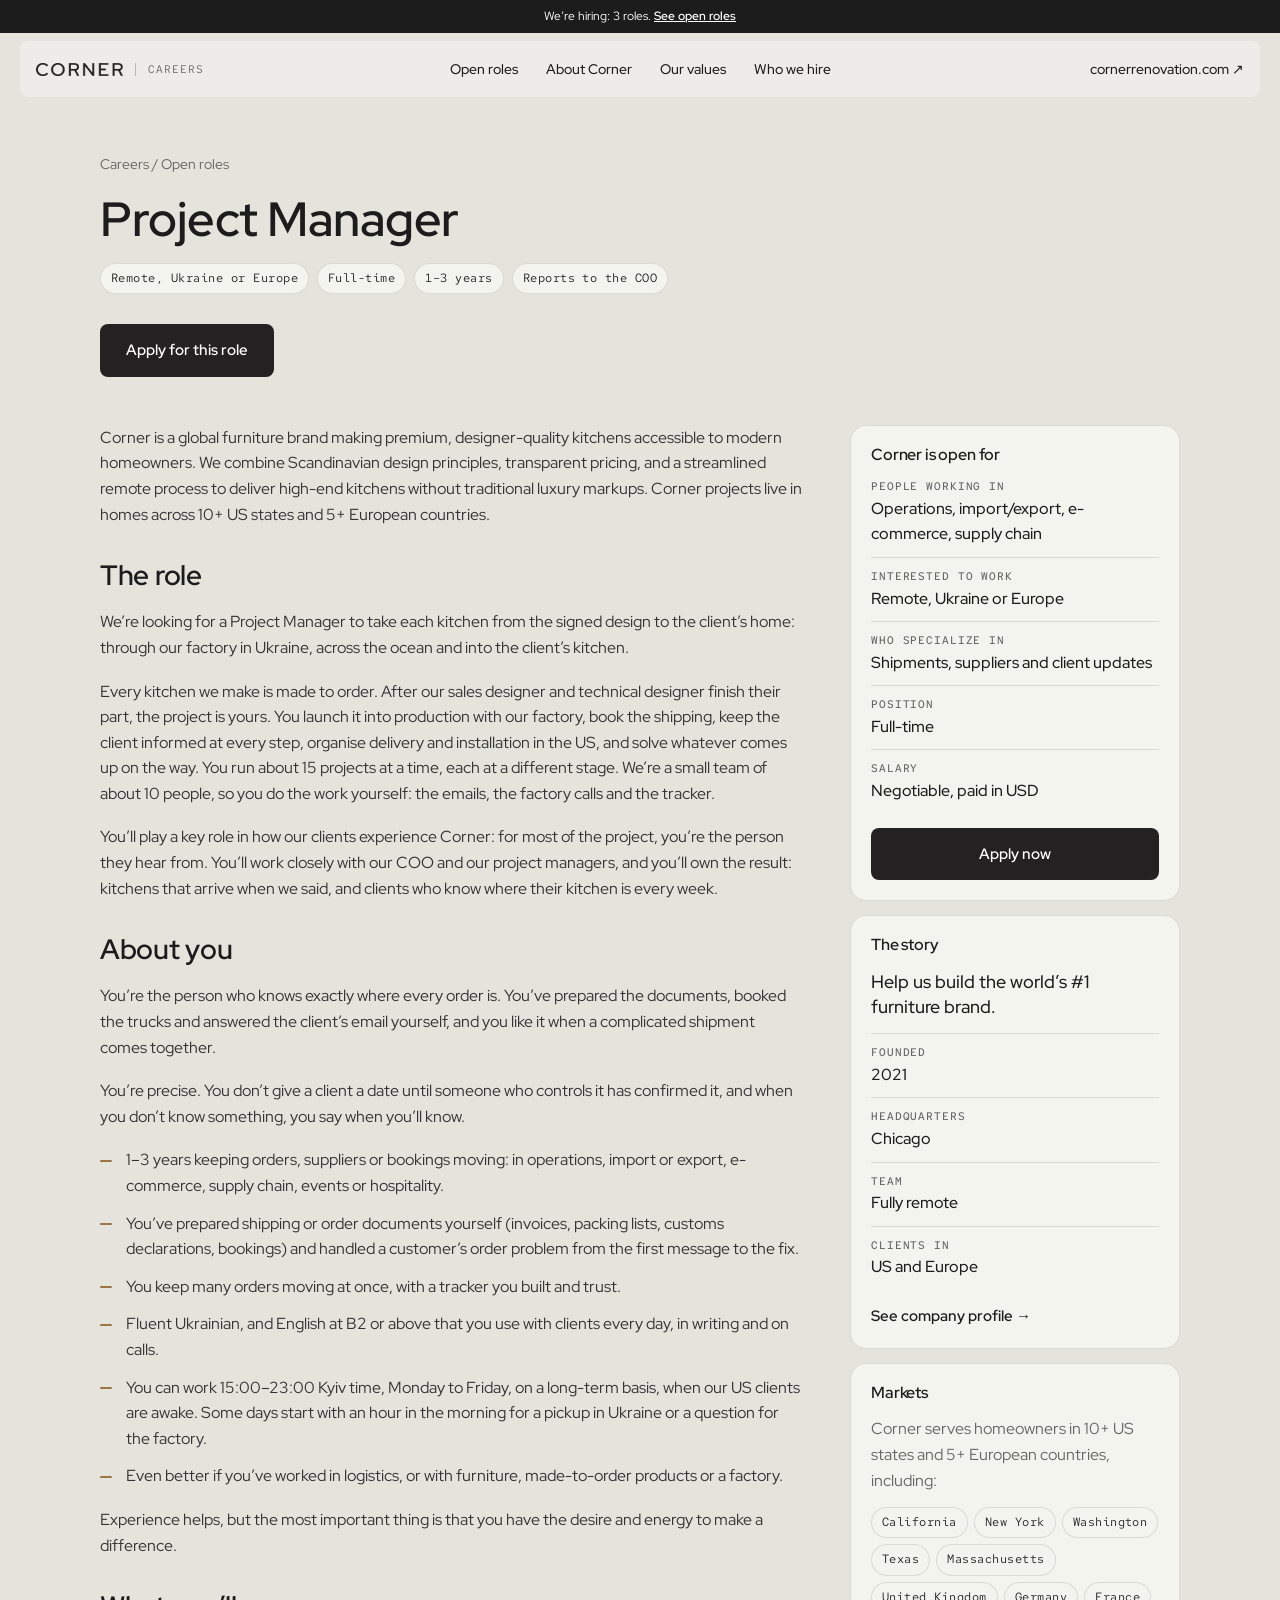
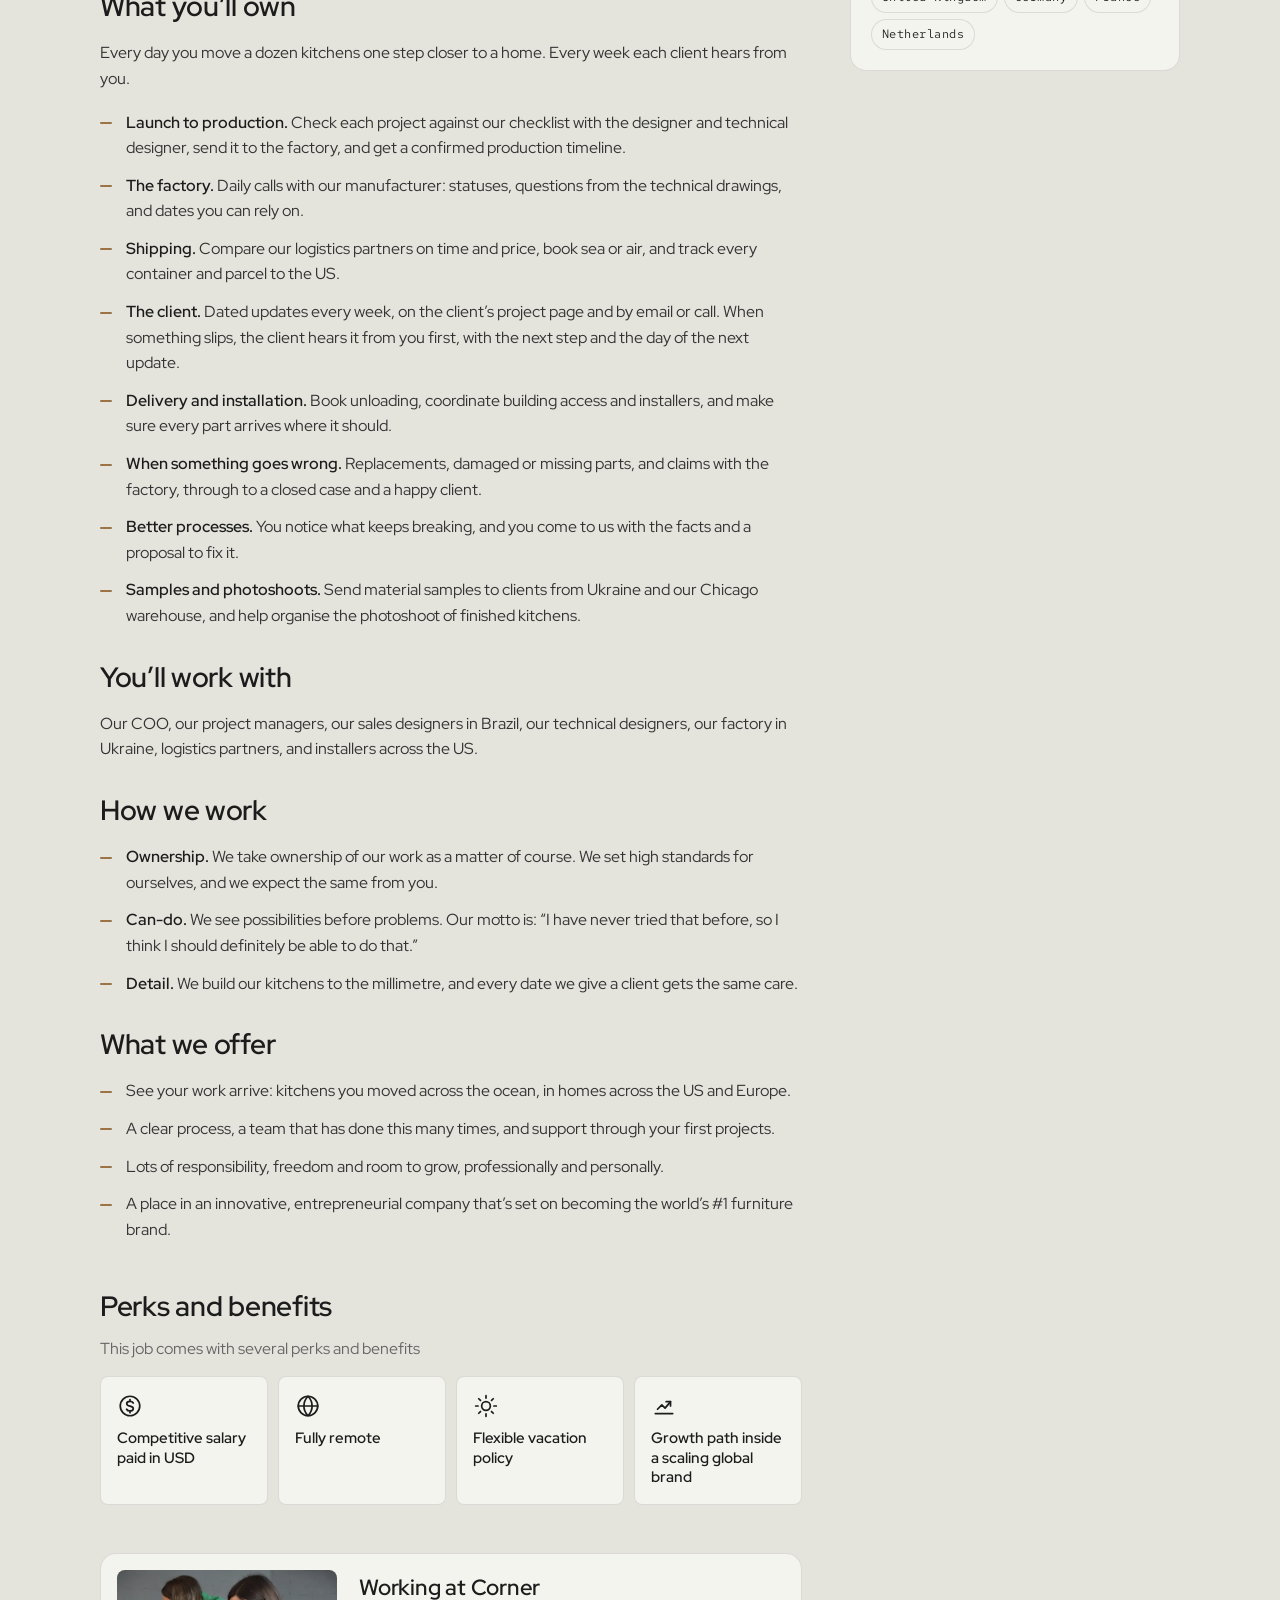
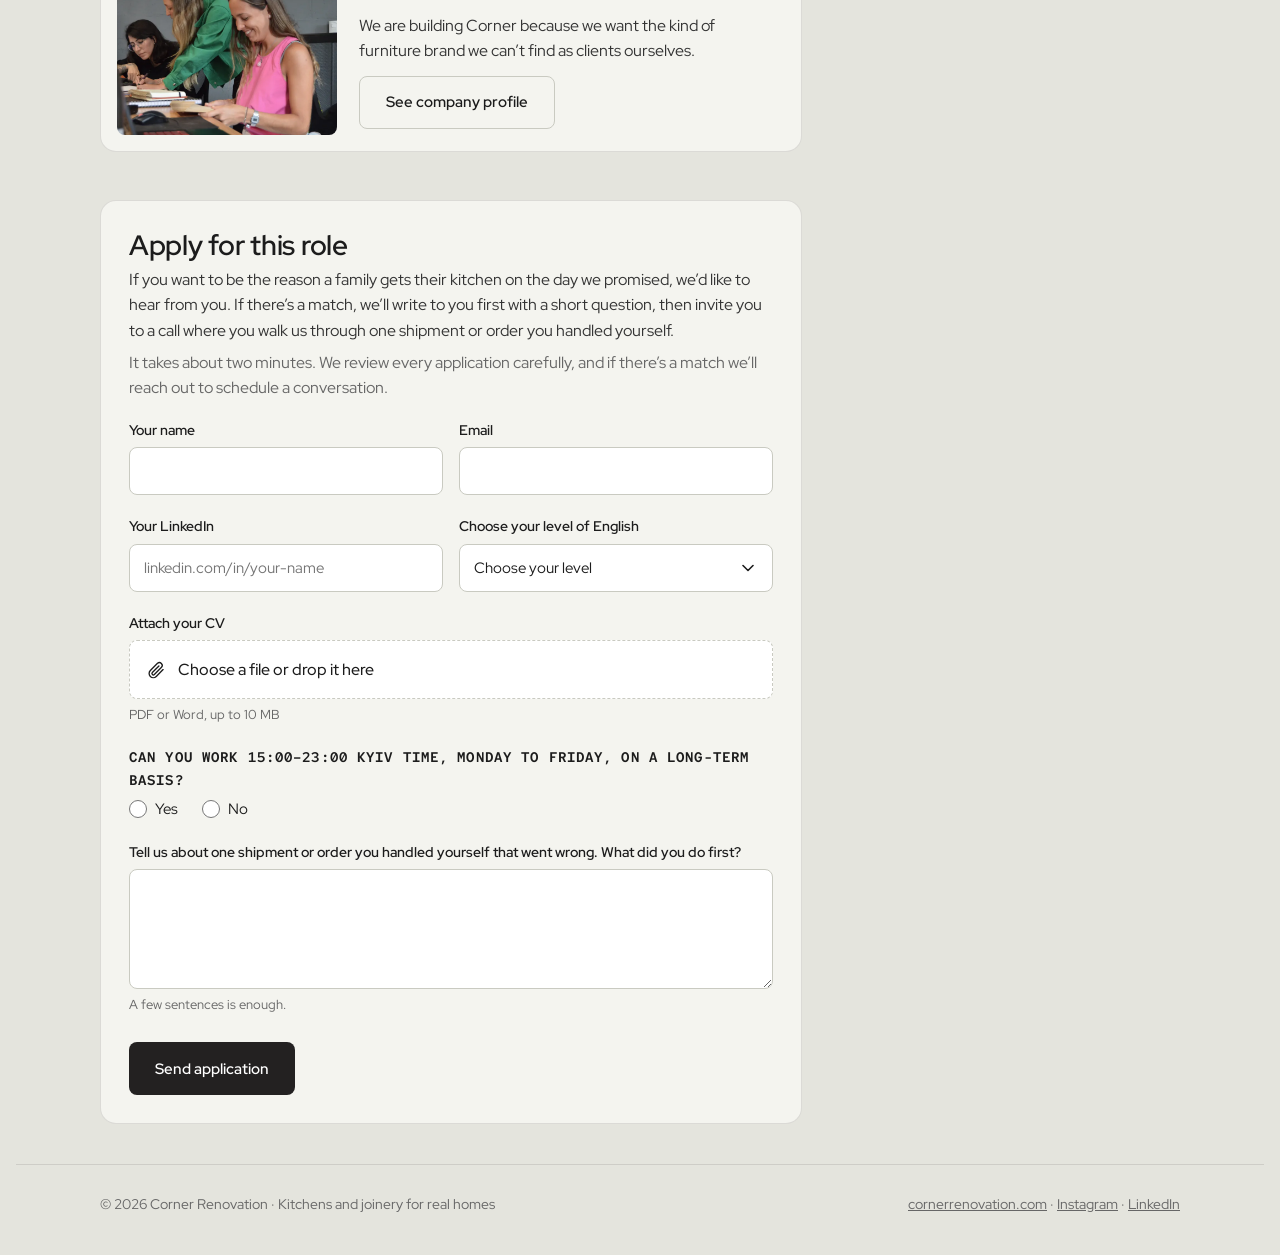
<file: jobs/project-manager/index.html>
<!doctype html>
<html lang="en">
<head>
<meta charset="utf-8">
<meta name="viewport" content="width=device-width,initial-scale=1,viewport-fit=cover">
<title>Project Manager · Corner Careers</title>
<meta name="description" content="Project Manager at Corner (Remote, Ukraine or Europe, Full-time). Take each made-to-order kitchen from our factory in Ukraine to a client’s home in the US, and keep the client informed every week.">

<link rel="canonical" href="https://jobs.cornerrenovation.com/jobs/project-manager/">
<meta property="og:type" content="website"><meta property="og:title" content="Project Manager · Corner Careers"><meta property="og:description" content="Project Manager at Corner (Remote, Ukraine or Europe, Full-time). Take each made-to-order kitchen from our factory in Ukraine to a client’s home in the US, and keep the client informed every week."><meta property="og:image" content="https://jobs.cornerrenovation.com/img/hero.webp"><meta property="og:url" content="https://jobs.cornerrenovation.com/jobs/project-manager/">
<meta name="twitter:card" content="summary_large_image">
<link rel="icon" href="../../img/favicon.png">
<link rel="preconnect" href="https://fonts.googleapis.com"><link rel="preconnect" href="https://fonts.gstatic.com" crossorigin><link rel="stylesheet" href="https://fonts.googleapis.com/css2?family=Red+Hat+Display:wght@400;500;600;700&family=Red+Hat+Mono:wght@400;500&display=swap">
<link rel="stylesheet" href="../../assets/style.css?v=789bc2f1">
<script type="application/ld+json">{"@context": "https://schema.org/", "@type": "JobPosting", "title": "Project Manager", "description": "\n<div class=\"prose\">\n  <p>Corner is a global furniture brand making premium, designer-quality kitchens accessible to modern homeowners. We combine Scandinavian design principles, transparent pricing, and a streamlined remote process to deliver high-end kitchens without traditional luxury markups. Corner projects live in homes across 10+ US states and 5+ European countries.<\/p>\n  <h2>The role<\/h2>\n  <p>We’re looking for a Project Manager to take each kitchen from the signed design to the client’s home: through our factory in Ukraine, across the ocean and into the client’s kitchen.<\/p>\n  <p>Every kitchen we make is made to order. After our sales designer and technical designer finish their part, the project is yours. You launch it into production with our factory, book the shipping, keep the client informed at every step, organise delivery and installation in the US, and solve whatever comes up on the way. You run about 15 projects at a time, each at a different stage. We’re a small team of about 10 people, so you do the work yourself: the emails, the factory calls and the tracker.<\/p>\n  <p>You’ll play a key role in how our clients experience Corner: for most of the project, you’re the person they hear from. You’ll work closely with our COO and our project managers, and you’ll own the result: kitchens that arrive when we said, and clients who know where their kitchen is every week.<\/p>\n  <h2>About you<\/h2>\n  <p>You’re the person who knows exactly where every order is. You’ve prepared the documents, booked the trucks and answered the client’s email yourself, and you like it when a complicated shipment comes together.<\/p>\n  <p>You’re precise. You don’t give a client a date until someone who controls it has confirmed it, and when you don’t know something, you say when you’ll know.<\/p>\n  <ul><li><span>1–3 years keeping orders, suppliers or bookings moving: in operations, import or export, e-commerce, supply chain, events or hospitality.<\/span><\/li><li><span>You’ve prepared shipping or order documents yourself (invoices, packing lists, customs declarations, bookings) and handled a customer’s order problem from the first message to the fix.<\/span><\/li><li><span>You keep many orders moving at once, with a tracker you built and trust.<\/span><\/li><li><span>Fluent Ukrainian, and English at B2 or above that you use with clients every day, in writing and on calls.<\/span><\/li><li><span>You can work 15:00–23:00 Kyiv time, Monday to Friday, on a long-term basis, when our US clients are awake. Some days start with an hour in the morning for a pickup in Ukraine or a question for the factory.<\/span><\/li><li><span>Even better if you’ve worked in logistics, or with furniture, made-to-order products or a factory.<\/span><\/li><\/ul>\n  <p>Experience helps, but the most important thing is that you have the desire and energy to make a difference.<\/p>\n  <h2>What you’ll own<\/h2>\n  <p>Every day you move a dozen kitchens one step closer to a home. Every week each client hears from you.<\/p>\n  <ul><li><span><strong>Launch to production.<\/strong> Check each project against our checklist with the designer and technical designer, send it to the factory, and get a confirmed production timeline.<\/span><\/li><li><span><strong>The factory.<\/strong> Daily calls with our manufacturer: statuses, questions from the technical drawings, and dates you can rely on.<\/span><\/li><li><span><strong>Shipping.<\/strong> Compare our logistics partners on time and price, book sea or air, and track every container and parcel to the US.<\/span><\/li><li><span><strong>The client.<\/strong> Dated updates every week, on the client’s project page and by email or call. When something slips, the client hears it from you first, with the next step and the day of the next update.<\/span><\/li><li><span><strong>Delivery and installation.<\/strong> Book unloading, coordinate building access and installers, and make sure every part arrives where it should.<\/span><\/li><li><span><strong>When something goes wrong.<\/strong> Replacements, damaged or missing parts, and claims with the factory, through to a closed case and a happy client.<\/span><\/li><li><span><strong>Better processes.<\/strong> You notice what keeps breaking, and you come to us with the facts and a proposal to fix it.<\/span><\/li><li><span><strong>Samples and photoshoots.<\/strong> Send material samples to clients from Ukraine and our Chicago warehouse, and help organise the photoshoot of finished kitchens.<\/span><\/li><\/ul>\n  <h2>You’ll work with<\/h2>\n  <p>Our COO, our project managers, our sales designers in Brazil, our technical designers, our factory in Ukraine, logistics partners, and installers across the US.<\/p>\n  <h2>How we work<\/h2>\n  <ul><li><span><strong>Ownership.<\/strong> We take ownership of our work as a matter of course. We set high standards for ourselves, and we expect the same from you.<\/span><\/li><li><span><strong>Can-do.<\/strong> We see possibilities before problems. Our motto is: “I have never tried that before, so I think I should definitely be able to do that.”<\/span><\/li><li><span><strong>Detail.<\/strong> We build our kitchens to the millimetre, and every date we give a client gets the same care.<\/span><\/li><\/ul>\n  <h2>What we offer<\/h2>\n  <ul><li><span>See your work arrive: kitchens you moved across the ocean, in homes across the US and Europe.<\/span><\/li><li><span>A clear process, a team that has done this many times, and support through your first projects.<\/span><\/li><li><span>Lots of responsibility, freedom and room to grow, professionally and personally.<\/span><\/li><li><span>A place in an innovative, entrepreneurial company that’s set on becoming the world’s #1 furniture brand.<\/span><\/li><\/ul>\n<\/div><p>Perks and benefits<\/p><ul><li>Competitive salary paid in USD<\/li><li>Fully remote<\/li><li>Flexible vacation policy<\/li><li>Growth path inside a scaling global brand<\/li><\/ul><p>This role is 100% remote.<\/p>", "identifier": {"@type": "PropertyValue", "name": "Corner", "value": "project-manager"}, "datePosted": "2026-10-16", "employmentType": "FULL_TIME", "hiringOrganization": {"@type": "Organization", "name": "Corner", "sameAs": "https://cornerrenovation.com/", "logo": "https://jobs.cornerrenovation.com/img/logo-square.png"}, "jobLocationType": "TELECOMMUTE", "applicantLocationRequirements": [{"@type": "Country", "name": "Ukraine"}, {"@type": "Country", "name": "Poland"}, {"@type": "Country", "name": "Italy"}, {"@type": "Country", "name": "Germany"}, {"@type": "Country", "name": "Croatia"}, {"@type": "Country", "name": "Czechia"}, {"@type": "Country", "name": "Portugal"}, {"@type": "Country", "name": "Spain"}], "directApply": true, "url": "https://jobs.cornerrenovation.com/jobs/project-manager/", "experienceRequirements": {"@type": "OccupationalExperienceRequirements", "monthsOfExperience": 12}}</script>
</head>
<body><div class="promo"><span class="long">We’re hiring: 3 roles.</span><span class="short">We’re hiring.</span> <a href="../../#roles">See open roles</a></div>
<header class="nav">
  <a class="brand" href="../../"><img src="../../img/corner-wordmark.png" alt="Corner" width="107" height="16"><span>Careers</span></a>
  <nav aria-label="Main" class="nav-links"><a href="../../#roles">Open roles</a><a href="../../#life">About Corner</a><a href="../../#values">Our values</a><a href="../../#you">Who we hire</a></nav>
  <a class="nav-out" href="https://cornerrenovation.com/" target="_blank" rel="noopener">cornerrenovation.com ↗</a>
</header>
<main class="wrap">
  <div class="jobhead">
    <div class="crumbs"><a href="../../">Careers</a> <span class="muted">/</span> <a href="../../#roles">Open roles</a></div>
    <h1>Project Manager</h1>
    <div class="chips"><span class="chip">Remote, Ukraine or Europe</span><span class="chip">Full-time</span><span class="chip">1–3 years</span><span class="chip">Reports to the COO</span></div>
    <div class="jobhead-cta"><a class="btn" href="#apply">Apply for this role</a></div>
  </div>
  <div class="layout">
    <article class="jobmain">
      
<div class="prose">
  <p>Corner is a global furniture brand making premium, designer-quality kitchens accessible to modern homeowners. We combine Scandinavian design principles, transparent pricing, and a streamlined remote process to deliver high-end kitchens without traditional luxury markups. Corner projects live in homes across 10+ US states and 5+ European countries.</p>
  <h2>The role</h2>
  <p>We’re looking for a Project Manager to take each kitchen from the signed design to the client’s home: through our factory in Ukraine, across the ocean and into the client’s kitchen.</p>
  <p>Every kitchen we make is made to order. After our sales designer and technical designer finish their part, the project is yours. You launch it into production with our factory, book the shipping, keep the client informed at every step, organise delivery and installation in the US, and solve whatever comes up on the way. You run about 15 projects at a time, each at a different stage. We’re a small team of about 10 people, so you do the work yourself: the emails, the factory calls and the tracker.</p>
  <p>You’ll play a key role in how our clients experience Corner: for most of the project, you’re the person they hear from. You’ll work closely with our COO and our project managers, and you’ll own the result: kitchens that arrive when we said, and clients who know where their kitchen is every week.</p>
  <h2>About you</h2>
  <p>You’re the person who knows exactly where every order is. You’ve prepared the documents, booked the trucks and answered the client’s email yourself, and you like it when a complicated shipment comes together.</p>
  <p>You’re precise. You don’t give a client a date until someone who controls it has confirmed it, and when you don’t know something, you say when you’ll know.</p>
  <ul><li><span class="dash" aria-hidden="true"></span><span>1–3 years keeping orders, suppliers or bookings moving: in operations, import or export, e-commerce, supply chain, events or hospitality.</span></li><li><span class="dash" aria-hidden="true"></span><span>You’ve prepared shipping or order documents yourself (invoices, packing lists, customs declarations, bookings) and handled a customer’s order problem from the first message to the fix.</span></li><li><span class="dash" aria-hidden="true"></span><span>You keep many orders moving at once, with a tracker you built and trust.</span></li><li><span class="dash" aria-hidden="true"></span><span>Fluent Ukrainian, and English at B2 or above that you use with clients every day, in writing and on calls.</span></li><li><span class="dash" aria-hidden="true"></span><span>You can work 15:00–23:00 Kyiv time, Monday to Friday, on a long-term basis, when our US clients are awake. Some days start with an hour in the morning for a pickup in Ukraine or a question for the factory.</span></li><li><span class="dash" aria-hidden="true"></span><span>Even better if you’ve worked in logistics, or with furniture, made-to-order products or a factory.</span></li></ul>
  <p>Experience helps, but the most important thing is that you have the desire and energy to make a difference.</p>
  <h2>What you’ll own</h2>
  <p>Every day you move a dozen kitchens one step closer to a home. Every week each client hears from you.</p>
  <ul><li><span class="dash" aria-hidden="true"></span><span><strong>Launch to production.</strong> Check each project against our checklist with the designer and technical designer, send it to the factory, and get a confirmed production timeline.</span></li><li><span class="dash" aria-hidden="true"></span><span><strong>The factory.</strong> Daily calls with our manufacturer: statuses, questions from the technical drawings, and dates you can rely on.</span></li><li><span class="dash" aria-hidden="true"></span><span><strong>Shipping.</strong> Compare our logistics partners on time and price, book sea or air, and track every container and parcel to the US.</span></li><li><span class="dash" aria-hidden="true"></span><span><strong>The client.</strong> Dated updates every week, on the client’s project page and by email or call. When something slips, the client hears it from you first, with the next step and the day of the next update.</span></li><li><span class="dash" aria-hidden="true"></span><span><strong>Delivery and installation.</strong> Book unloading, coordinate building access and installers, and make sure every part arrives where it should.</span></li><li><span class="dash" aria-hidden="true"></span><span><strong>When something goes wrong.</strong> Replacements, damaged or missing parts, and claims with the factory, through to a closed case and a happy client.</span></li><li><span class="dash" aria-hidden="true"></span><span><strong>Better processes.</strong> You notice what keeps breaking, and you come to us with the facts and a proposal to fix it.</span></li><li><span class="dash" aria-hidden="true"></span><span><strong>Samples and photoshoots.</strong> Send material samples to clients from Ukraine and our Chicago warehouse, and help organise the photoshoot of finished kitchens.</span></li></ul>
  <h2>You’ll work with</h2>
  <p>Our COO, our project managers, our sales designers in Brazil, our technical designers, our factory in Ukraine, logistics partners, and installers across the US.</p>
  <h2>How we work</h2>
  <ul><li><span class="dash" aria-hidden="true"></span><span><strong>Ownership.</strong> We take ownership of our work as a matter of course. We set high standards for ourselves, and we expect the same from you.</span></li><li><span class="dash" aria-hidden="true"></span><span><strong>Can-do.</strong> We see possibilities before problems. Our motto is: “I have never tried that before, so I think I should definitely be able to do that.”</span></li><li><span class="dash" aria-hidden="true"></span><span><strong>Detail.</strong> We build our kitchens to the millimetre, and every date we give a client gets the same care.</span></li></ul>
  <h2>What we offer</h2>
  <ul><li><span class="dash" aria-hidden="true"></span><span>See your work arrive: kitchens you moved across the ocean, in homes across the US and Europe.</span></li><li><span class="dash" aria-hidden="true"></span><span>A clear process, a team that has done this many times, and support through your first projects.</span></li><li><span class="dash" aria-hidden="true"></span><span>Lots of responsibility, freedom and room to grow, professionally and personally.</span></li><li><span class="dash" aria-hidden="true"></span><span>A place in an innovative, entrepreneurial company that’s set on becoming the world’s #1 furniture brand.</span></li></ul>
</div>
      <section class="sub">
        <h2>Perks and benefits</h2>
        <p class="muted">This job comes with several perks and benefits</p>
        <div class="perks"><div class="perk"><svg viewBox="0 0 24 24" aria-hidden="true"><circle cx="12" cy="12" r="9"/><path d="M15 9.2c-.6-1-1.7-1.5-3-1.5-1.7 0-3 .9-3 2.2 0 3 6 1.6 6 4.4 0 1.3-1.3 2.3-3 2.3-1.4 0-2.6-.6-3.1-1.6M12 6v1.7M12 16.6v1.6"/></svg><b>Competitive salary paid in USD</b></div><div class="perk"><svg viewBox="0 0 24 24" aria-hidden="true"><circle cx="12" cy="12" r="9"/><path d="M3 12h18M12 3c2.5 2.6 3.8 5.6 3.8 9s-1.3 6.4-3.8 9c-2.5-2.6-3.8-5.6-3.8-9S9.5 5.6 12 3z"/></svg><b>Fully remote</b></div><div class="perk"><svg viewBox="0 0 24 24" aria-hidden="true"><circle cx="12" cy="12" r="4"/><path d="M12 2.5v2.2M12 19.3v2.2M2.5 12h2.2M19.3 12h2.2M5.3 5.3l1.6 1.6M17.1 17.1l1.6 1.6M5.3 18.7l1.6-1.6M17.1 6.9l1.6-1.6"/></svg><b>Flexible vacation policy</b></div><div class="perk"><svg viewBox="0 0 24 24" aria-hidden="true"><path d="M4 19h16M6 15l4-4 3 3 5-6"/><path d="M14 8h4v4"/></svg><b>Growth path inside a scaling global brand</b></div></div>
      </section>
      <section class="profile" aria-labelledby="profileTitle">
        <img src="../../img/photo-1-sm.webp" alt="The Corner team at the studio table" loading="lazy">
        <div class="profile-copy">
          <h2 id="profileTitle">Working at Corner</h2>
          <p>We are building Corner because we want the kind of furniture brand we can’t find as clients ourselves.</p>
          <div><a class="btn ghost" href="../../">See company profile</a></div>
        </div>
      </section>
      <section class="apply" id="apply" aria-labelledby="applyTitle">
        <div style="display:flex;flex-direction:column;gap:6px"><h2 id="applyTitle">Apply for this role</h2><p>If you want to be the reason a family gets their kitchen on the day we promised, we’d like to hear from you. If there’s a match, we’ll write to you first with a short question, then invite you to a call where you walk us through one shipment or order you handled yourself.</p><p class="muted">It takes about two minutes. We review every application carefully, and if there’s a match we’ll reach out to schedule a conversation.</p></div>
        <div id="applyStatus" class="notice" role="status" aria-live="polite" hidden></div>
        <form id="applyForm" class="form" novalidate data-job="project-manager" data-title="Project Manager">
          <div class="field" data-field="name"><label for="f-name">Your name</label><input id="f-name" name="name" type="text" autocomplete="name" required><span class="msg"></span></div>
          <div class="field" data-field="email"><label for="f-email">Email</label><input id="f-email" name="email" type="email" autocomplete="email" required><span class="msg"></span></div>
          <div class="field" data-field="linkedin"><label for="f-linkedin">Your LinkedIn</label><input id="f-linkedin" name="linkedin" type="url" inputmode="url" placeholder="linkedin.com/in/your-name" required><span class="msg"></span></div>
          <div class="field" data-field="english"><label for="f-english">Choose your level of English</label><select id="f-english" name="english" required><option value="">Choose your level</option><option>Intermediate (B1)</option><option>Upper-intermediate (B2)</option><option>Advanced (C1)</option><option>Proficient (C2)</option><option>Native or bilingual</option></select><span class="msg"></span></div>
          <div class="field full" data-field="cv"><label for="f-cv">Attach your CV</label>
            <div class="drop" id="cvDrop"><svg class="clip" viewBox="0 0 24 24" aria-hidden="true"><path d="M20.5 11.5l-8.2 8.2a5 5 0 0 1-7.1-7.1l8.6-8.6a3.4 3.4 0 0 1 4.8 4.8l-8.6 8.6a1.7 1.7 0 0 1-2.4-2.4l7.9-7.9"/></svg><span class="fname" id="cvName">Choose a file or drop it here</span><input id="f-cv" name="cv" type="file" accept=".pdf,.doc,.docx,application/pdf,application/msword,application/vnd.openxmlformats-officedocument.wordprocessingml.document" required></div>
            <span class="hint">PDF or Word, up to 10 MB</span><span class="msg"></span></div>
          <div class="field full" data-field="hours"><span class="label" id="l-hours">Can you work 15:00–23:00 Kyiv time, Monday to Friday, on a long-term basis?</span><div class="choices" role="radiogroup" aria-labelledby="l-hours"><label><input type="radio" name="hours" value="Yes" required> Yes</label><label><input type="radio" name="hours" value="No"> No</label></div><span class="msg"></span></div>
          <div class="field full" data-field="answer"><label for="f-answer">Tell us about one shipment or order you handled yourself that went wrong. What did you do first?</label><textarea id="f-answer" name="answer" rows="4" maxlength="1500" required></textarea><span class="hint">A few sentences is enough.</span><span class="msg"></span></div>
          <div class="hp" aria-hidden="true"><label for="f-company">Company website</label><input id="f-company" name="company_site" type="text" tabindex="-1" autocomplete="off"></div>
          <div class="formfoot">
            <button class="btn" id="applyBtn" type="submit"><svg class="trace" viewBox="0 0 66 66" aria-hidden="true"><rect x="6" y="6" width="54" height="54" rx="15" pathLength="100"/></svg><span class="lbl">Send application</span></button>
          </div>
        </form>
      </section>
    </article>
    <aside class="side" aria-label="About this role and Corner">
      <div class="panel"><h3>Corner is open for</h3><div class="spec"><div><b>People working in</b><span>Operations, import/export, e-commerce, supply chain</span></div><div><b>Interested to work</b><span>Remote, Ukraine or Europe</span></div><div><b>Who specialize in</b><span>Shipments, suppliers and client updates</span></div><div><b>Position</b><span>Full-time</span></div><div><b>Salary</b><span>Negotiable, paid in USD</span></div></div><a class="btn" href="#apply">Apply now</a></div>
      <div class="panel story"><h3>The story</h3><p class="big">Help us build the world’s #1 furniture brand.</p>
        <div class="spec"><div><b>Founded</b><span>2021</span></div><div><b>Headquarters</b><span>Chicago</span></div><div><b>Team</b><span>Fully remote</span></div><div><b>Clients in</b><span>US and Europe</span></div></div>
        <a class="textlink" href="../../">See company profile →</a></div>
      <div class="panel"><h3>Markets</h3><p class="muted">Corner serves homeowners in 10+ US states and 5+ European countries, including:</p><div class="markets"><span class="chip">California</span><span class="chip">New York</span><span class="chip">Washington</span><span class="chip">Texas</span><span class="chip">Massachusetts</span><span class="chip">United Kingdom</span><span class="chip">Germany</span><span class="chip">France</span><span class="chip">Netherlands</span></div></div>
    </aside>
  </div>
</main>
<script src="../../assets/config.js?v=13577f38"></script>
<script src="../../assets/apply.js?v=df9ce9cd"></script><footer><div class="wrap">
  <span>© 2026 Corner Renovation · Kitchens and joinery for real homes</span>
  <span><a href="https://cornerrenovation.com/" target="_blank" rel="noopener">cornerrenovation.com</a> · <a href="https://www.instagram.com/cornerrenovation/" target="_blank" rel="noopener">Instagram</a> · <a href="https://www.linkedin.com/company/cornerrenovation/" target="_blank" rel="noopener">LinkedIn</a></span>
</div></footer>
</body></html>
</file>
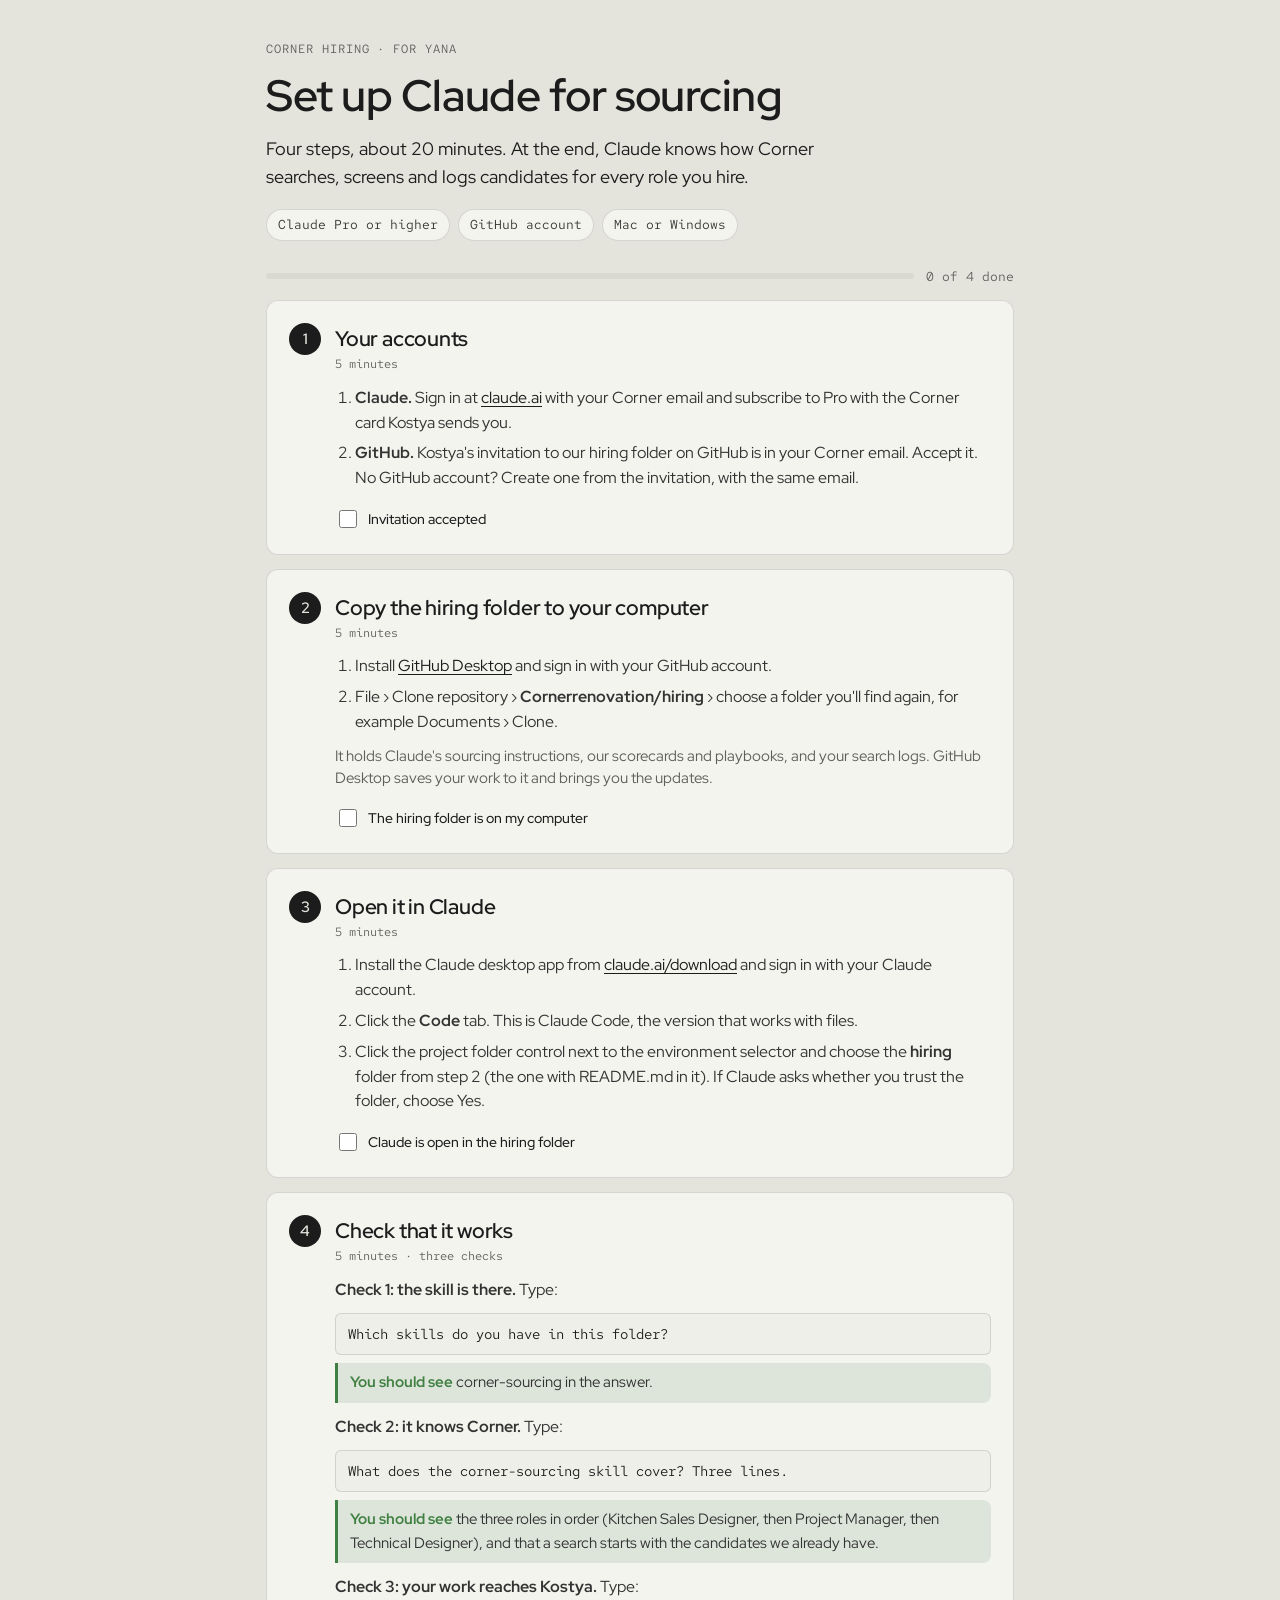
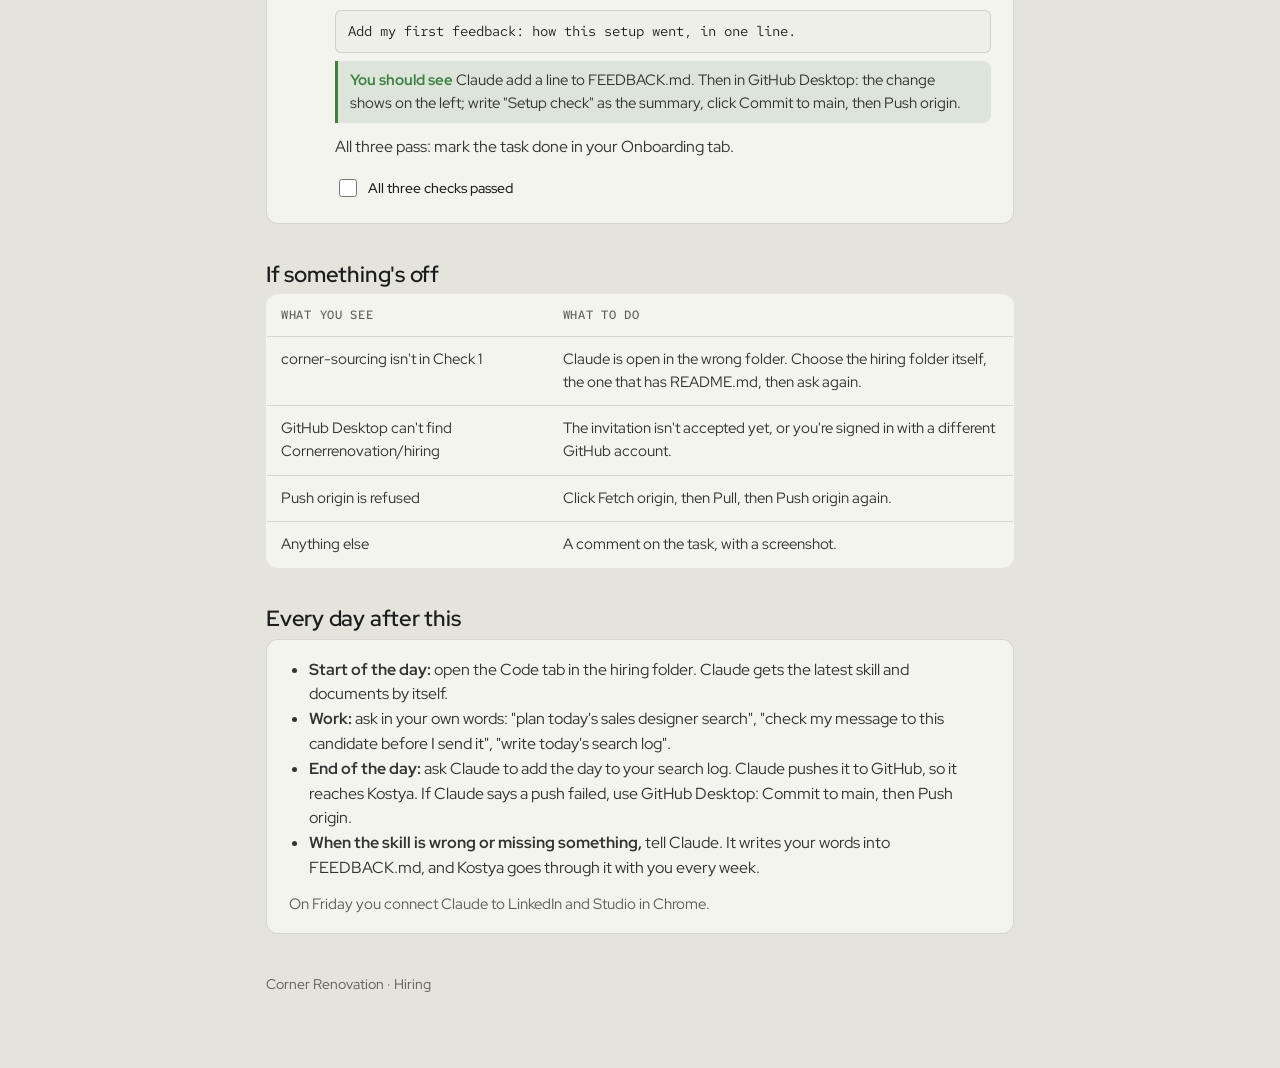
<file: studio/claude-setup/index.html>
<!doctype html>
<html lang="en">
<head>
<meta charset="utf-8">
<meta name="viewport" content="width=device-width, initial-scale=1">
<meta name="robots" content="noindex, nofollow">
<title>Claude setup · Corner Hiring</title>
<link rel="icon" href="../../img/favicon.png">
<link rel="preconnect" href="https://fonts.googleapis.com"><link rel="preconnect" href="https://fonts.gstatic.com" crossorigin>
<link rel="stylesheet" href="https://fonts.googleapis.com/css2?family=Red+Hat+Display:wght@400;500;600;700&family=Red+Hat+Mono:wght@400;500&display=swap">
<style>
:root{
  --bg:#e4e4dd; --bg-2:#d9d9d1; --card:#f4f4ef; --ink:#1c1c1c; --text:#333; --muted:#5f5f5a;
  --line:rgba(106,100,100,.22); --accent:#9a7446; --ok:#3f7f41; --ok-bg:rgba(63,127,65,.12); --code:#efefe9;
  --f:"Red Hat Display",-apple-system,BlinkMacSystemFont,"Segoe UI",Roboto,"Helvetica Neue",sans-serif;
  --m:"Red Hat Mono",ui-monospace,SFMono-Regular,Menlo,monospace;
  color-scheme:light;
}
*{box-sizing:border-box}
html,body{margin:0;background:var(--bg);color:var(--text);font-family:var(--f);font-size:16px;line-height:1.55}
a{color:var(--ink);text-underline-offset:3px}
h1,h2,h3{margin:0;color:var(--ink);font-weight:600;line-height:1.2;letter-spacing:-.01em;text-wrap:balance}
.wrap{max-width:780px;margin:0 auto;padding:40px 16px 72px}
.eyebrow{font-family:var(--m);font-size:12px;letter-spacing:.08em;text-transform:uppercase;color:var(--muted)}
header h1{font-size:clamp(30px,6vw,44px);margin:10px 0 14px}
header p.lead{font-size:18px;color:var(--ink);margin:0 0 18px;max-width:620px}
.facts{display:flex;flex-wrap:wrap;gap:8px;margin:0 0 8px;padding:0;list-style:none}
.facts li{font-family:var(--m);font-size:12.5px;background:var(--card);border:1px solid var(--line);border-radius:999px;padding:5px 11px}
.progress{margin:26px 0 10px;display:flex;align-items:center;gap:12px}
.bar{flex:1;height:6px;background:var(--bg-2);border-radius:99px;overflow:hidden}
.bar i{display:block;height:100%;width:0;background:var(--ink);transition:width .25s}
.progress span{font-family:var(--m);font-size:12.5px;color:var(--muted);white-space:nowrap}
section.step{background:var(--card);border:1px solid var(--line);border-radius:12px;padding:22px 22px 18px;margin:14px 0}
section.step.done{border-color:rgba(63,127,65,.45)}
.head{display:flex;gap:14px;align-items:flex-start}
.num{flex:none;width:32px;height:32px;border-radius:50%;background:var(--ink);color:var(--bg);font:600 15px/32px var(--f);text-align:center}
.step.done .num{background:var(--ok)}
.head h2{font-size:21px;margin-top:3px}
.head .time{font-family:var(--m);font-size:12px;color:var(--muted);margin-top:4px}
.body{margin:12px 0 0 46px}
.body p{margin:0 0 10px}
ol.sub,ul.sub{margin:0 0 10px;padding-left:20px}
ol.sub li,ul.sub li{margin:0 0 6px}
code,.say{font-family:var(--m);font-size:13.5px;background:var(--code);border:1px solid var(--line);border-radius:6px;padding:1px 6px}
.say{display:block;padding:10px 12px;margin:6px 0 8px;white-space:pre-wrap;color:var(--ink)}
.expect{border-left:3px solid var(--ok);background:var(--ok-bg);padding:8px 12px;border-radius:0 8px 8px 0;margin:6px 0 12px;font-size:15px}
.expect b{color:var(--ok)}
.check{display:inline-flex;align-items:center;gap:8px;margin-top:6px;font:500 14px var(--f);color:var(--ink);cursor:pointer;user-select:none}
.check input{width:18px;height:18px;accent-color:var(--ok)}
.note{font-size:14.5px;color:var(--muted)}
h2.sec{font-size:22px;margin:38px 0 6px}
table{width:100%;border-collapse:collapse;background:var(--card);border:1px solid var(--line);border-radius:12px;overflow:hidden;font-size:15px}
th,td{text-align:left;vertical-align:top;padding:11px 14px;border-bottom:1px solid var(--line)}
th{font-family:var(--m);font-size:12px;letter-spacing:.06em;text-transform:uppercase;color:var(--muted);font-weight:500}
tr:last-child td{border-bottom:0}
.daily{background:var(--card);border:1px solid var(--line);border-radius:12px;padding:18px 22px}
.daily ul{margin:0;padding-left:20px}
footer{margin-top:40px;font-size:14px;color:var(--muted)}
@media (max-width:560px){.body{margin-left:0}.wrap{padding-top:28px}section.step{padding:18px 16px 14px}th,td{padding:10px}}
</style>
</head>
<body>
<div class="wrap">
<header>
  <div class="eyebrow">Corner Hiring · for Yana</div>
  <h1>Set up Claude for sourcing</h1>
  <p class="lead">Four steps, about 20 minutes. At the end, Claude knows how Corner searches, screens and logs candidates for every role you hire.</p>
  <ul class="facts">
    <li>Claude Pro or higher</li><li>GitHub account</li><li>Mac or Windows</li>
  </ul>
  <div class="progress"><div class="bar"><i id="bar"></i></div><span id="count">0 of 4 done</span></div>
</header>

<section class="step" id="s1">
  <div class="head"><div class="num">1</div><div><h2>Your accounts</h2><div class="time">5 minutes</div></div></div>
  <div class="body">
    <ol class="sub">
      <li><b>Claude.</b> Sign in at <a href="https://claude.ai" target="_blank" rel="noopener">claude.ai</a> with your Corner email and subscribe to Pro with the Corner card Kostya sends you.</li>
      <li><b>GitHub.</b> Kostya's invitation to our hiring folder on GitHub is in your Corner email. Accept it. No GitHub account? Create one from the invitation, with the same email.</li>
    </ol>
    <label class="check"><input type="checkbox" data-step="s1"> Invitation accepted</label>
  </div>
</section>

<section class="step" id="s2">
  <div class="head"><div class="num">2</div><div><h2>Copy the hiring folder to your computer</h2><div class="time">5 minutes</div></div></div>
  <div class="body">
    <ol class="sub">
      <li>Install <a href="https://desktop.github.com" target="_blank" rel="noopener">GitHub Desktop</a> and sign in with your GitHub account.</li>
      <li>File › Clone repository › <b>Cornerrenovation/hiring</b> › choose a folder you'll find again, for example Documents › Clone.</li>
    </ol>
    <p class="note">It holds Claude's sourcing instructions, our scorecards and playbooks, and your search logs. GitHub Desktop saves your work to it and brings you the updates.</p>
    <label class="check"><input type="checkbox" data-step="s2"> The hiring folder is on my computer</label>
  </div>
</section>

<section class="step" id="s3">
  <div class="head"><div class="num">3</div><div><h2>Open it in Claude</h2><div class="time">5 minutes</div></div></div>
  <div class="body">
    <ol class="sub">
      <li>Install the Claude desktop app from <a href="https://claude.ai/download" target="_blank" rel="noopener">claude.ai/download</a> and sign in with your Claude account.</li>
      <li>Click the <b>Code</b> tab. This is Claude Code, the version that works with files.</li>
      <li>Click the project folder control next to the environment selector and choose the <b>hiring</b> folder from step 2 (the one with README.md in it). If Claude asks whether you trust the folder, choose Yes.</li>
    </ol>
    <label class="check"><input type="checkbox" data-step="s3"> Claude is open in the hiring folder</label>
  </div>
</section>

<section class="step" id="s4">
  <div class="head"><div class="num">4</div><div><h2>Check that it works</h2><div class="time">5 minutes · three checks</div></div></div>
  <div class="body">
    <p><b>Check 1: the skill is there.</b> Type:</p>
    <span class="say">Which skills do you have in this folder?</span>
    <div class="expect"><b>You should see</b> corner-sourcing in the answer.</div>

    <p><b>Check 2: it knows Corner.</b> Type:</p>
    <span class="say">What does the corner-sourcing skill cover? Three lines.</span>
    <div class="expect"><b>You should see</b> the three roles in order (Kitchen Sales Designer, then Project Manager, then Technical Designer), and that a search starts with the candidates we already have.</div>

    <p><b>Check 3: your work reaches Kostya.</b> Type:</p>
    <span class="say">Add my first feedback: how this setup went, in one line.</span>
    <div class="expect"><b>You should see</b> Claude add a line to FEEDBACK.md. Then in GitHub Desktop: the change shows on the left; write "Setup check" as the summary, click Commit to main, then Push origin.</div>

    <p>All three pass: mark the task done in your Onboarding tab.</p>
    <label class="check"><input type="checkbox" data-step="s4"> All three checks passed</label>
  </div>
</section>

<h2 class="sec">If something's off</h2>
<table>
  <thead><tr><th>What you see</th><th>What to do</th></tr></thead>
  <tbody>
    <tr><td>corner-sourcing isn't in Check 1</td><td>Claude is open in the wrong folder. Choose the hiring folder itself, the one that has README.md, then ask again.</td></tr>
    <tr><td>GitHub Desktop can't find Cornerrenovation/hiring</td><td>The invitation isn't accepted yet, or you're signed in with a different GitHub account.</td></tr>
    <tr><td>Push origin is refused</td><td>Click Fetch origin, then Pull, then Push origin again.</td></tr>
    <tr><td>Anything else</td><td>A comment on the task, with a screenshot.</td></tr>
  </tbody>
</table>

<h2 class="sec">Every day after this</h2>
<div class="daily">
  <ul>
    <li><b>Start of the day:</b> open the Code tab in the hiring folder. Claude gets the latest skill and documents by itself.</li>
    <li><b>Work:</b> ask in your own words: "plan today's sales designer search", "check my message to this candidate before I send it", "write today's search log".</li>
    <li><b>End of the day:</b> ask Claude to add the day to your search log. Claude pushes it to GitHub, so it reaches Kostya. If Claude says a push failed, use GitHub Desktop: Commit to main, then Push origin.</li>
    <li><b>When the skill is wrong or missing something,</b> tell Claude. It writes your words into FEEDBACK.md, and Kostya goes through it with you every week.</li>
  </ul>
  <p class="note" style="margin:12px 0 0">On Friday you connect Claude to LinkedIn and Studio in Chrome.</p>
</div>

<footer>Corner Renovation · Hiring</footer>
</div>
<script>
(function(){
  var KEY = "corner-claude-setup-v1";
  var boxes = document.querySelectorAll("input[data-step]");
  var saved = {};
  try { saved = JSON.parse(localStorage.getItem(KEY) || "{}") || {}; } catch (e) { saved = {}; }
  function paint(){
    var n = 0;
    boxes.forEach(function(b){ var s = document.getElementById(b.dataset.step); if (b.checked){ n++; s.classList.add("done"); } else s.classList.remove("done"); });
    document.getElementById("bar").style.width = (n / boxes.length * 100) + "%";
    document.getElementById("count").textContent = n + " of " + boxes.length + " done";
  }
  boxes.forEach(function(b){
    b.checked = !!saved[b.dataset.step];
    b.addEventListener("change", function(){
      saved[b.dataset.step] = b.checked;
      try { localStorage.setItem(KEY, JSON.stringify(saved)); } catch (e) {}
      paint();
    });
  });
  paint();
})();
</script>
</body>
</html>
</file>
<file: assets/style.css>
/* Corner Careers. Tokens come from app.cornerrenovation.com (greige ground, near-black ink, Red Hat Display/Mono,
   16/8/4 radii). The hub's own touch: the Corner Trace rounded square as a marker, and mono "spec" labels like a
   drawing title block. Single light theme on purpose, matching the app. */
:root{
  --bg:#e4e4dd; --bg-2:#d9d9d1; --bg-3:#c9cac1; --card:#f4f4ef; --white:#ffffff;
  --ink:#1c1c1c; --text:#333333; --muted:#666666; --line:rgba(106,100,100,.18);
  --btn:#232121; --btn-text:#ffffff; --ok:#409742; --err:#9e3233; --err-bg:rgba(255,242,240,.75);
  --oak:#9a7446;
  --r-xl:32px; --r-lg:16px; --r-md:8px; --r-sm:4px; --frame:rgba(255,255,255,.5);
  --f:"Red Hat Display",-apple-system,BlinkMacSystemFont,"Segoe UI",Roboto,"Helvetica Neue",sans-serif;
  --m:"Red Hat Mono",ui-monospace,SFMono-Regular,Menlo,monospace;
  color-scheme:light;
}
*{box-sizing:border-box}
[hidden]{display:none!important}
html{-webkit-text-size-adjust:100%}
body{margin:0;background:var(--bg);color:var(--text);font-family:var(--f);font-size:16px;line-height:1.6;padding-inline:16px}
img{max-width:100%;display:block}
a{color:var(--ink)}
a:focus-visible,button:focus-visible,input:focus-visible,select:focus-visible{outline:2px solid var(--ink);outline-offset:2px;border-radius:var(--r-sm)}
h1,h2,h3{color:var(--ink);font-weight:600;line-height:1.15;margin:0;text-wrap:balance;letter-spacing:-.01em}
h1{font-size:clamp(30px,4.6vw,48px);font-weight:600}
h2{font-size:clamp(22px,2.6vw,28px)}
h3{font-size:18px}
p{margin:0}
.wrap{max-width:1080px;margin:0 auto}
.label{font-family:var(--m);font-size:12px;letter-spacing:.08em;text-transform:uppercase;color:var(--muted)}
.muted{color:var(--muted)}

/* Corner Trace: the rounded-square mark from the app, used as a bullet and as the submit loader */
.trace{width:14px;height:14px;flex:none;display:inline-block;vertical-align:-1px}
.trace rect{fill:none;stroke:currentColor;stroke-width:7}
@keyframes trace{to{stroke-dashoffset:-100}}
.trace.run rect{stroke-dasharray:26 74;animation:trace 1.5s linear infinite}
@media (prefers-reduced-motion:reduce){.trace.run rect{animation:none;stroke-dasharray:none}}

/* Promo strip + floating nav, after shop.lululemon.com: dark 33px strip; a 48px frosted bar inset 20px,
   8px radius, logo left, links centred, one link right; sticky, and laid over the hero on the hub */
.promo{margin-inline:-16px;min-height:33px;padding:7px 16px;background:var(--ink);color:#fff;font-size:12px;line-height:1.6;text-align:center}
.promo a{color:#fff;font-weight:600}
.promo .short{display:none}
.nav{position:sticky;top:8px;z-index:20;margin:8px 4px 8px;height:56px;padding:0 16px;display:grid;grid-template-columns:1fr auto 1fr;align-items:center;gap:16px;
  background:rgba(239,238,236,.8);-webkit-backdrop-filter:blur(40px);backdrop-filter:blur(40px);border-radius:8px}
.nav.over{margin-bottom:-64px}
.brand{display:flex;align-items:center;gap:12px;text-decoration:none;line-height:1;justify-self:start}
.brand img{height:13px;width:auto;display:block}
.brand span{display:flex;align-items:center;height:13px;font-family:var(--m);font-size:11px;line-height:1;letter-spacing:.1em;text-transform:uppercase;color:var(--muted);border-left:1px solid rgba(28,28,28,.25);padding-left:12px;padding-top:1px}
.nav-links{display:flex;gap:28px;font-size:14px;font-weight:500}
.nav-links a,.nav-out{color:var(--ink);text-decoration:none}
.nav-links a:hover,.nav-out:hover{text-decoration:underline}
.nav-out{justify-self:end;font-size:14px;font-weight:500;white-space:nowrap}
section[id],[id="roles"],[id="life"],[id="perks"],[id="apply"]{scroll-margin-top:80px}

/* Buttons */
.btn{appearance:none;border:0;display:inline-flex;align-items:center;justify-content:center;gap:10px;height:3.3rem;padding:0 26px;border-radius:var(--r-md);background:var(--btn);color:var(--btn-text);font:600 15px var(--f);text-decoration:none;cursor:pointer;transition:opacity .2s ease}
.btn:hover{opacity:.88}
.btn[disabled]{opacity:.55;cursor:default}
.btn.ghost{background:transparent;color:var(--ink);border:1px solid var(--bg-3)}
.btn.light{background:#fff;color:var(--ink)}
.btn.outline-light{background:transparent;color:#fff;border:1px solid rgba(255,255,255,.75)}
.btn.outline-light:hover{background:rgba(255,255,255,.12);opacity:1}
.btn .trace{display:none}
.btn .trace.run{display:inline-block}
.textlink{font-weight:600;color:var(--ink);text-decoration:none;font-size:15px}
.textlink:hover{text-decoration:underline}

/* Hub (17 Oct 2026 pass), closer to awesomic.com/talent: a small tag, a 56px title, outlined fact tags, a 32px-radius
   photo strip, and the accordion beside a dark perks card. Values stack as you scroll, after hiring.jooble.org. */
.intro{display:flex;flex-direction:column;align-items:center;text-align:center;gap:18px;max-width:880px;margin:0 auto;padding-block:clamp(48px,6vw,88px) clamp(36px,4vw,56px)}
.intro .tag{font-size:14px;line-height:1.5;color:var(--text);border:1px solid rgba(28,28,28,.16);border-radius:12px;padding:4px 12px}
.intro h1{font-size:clamp(44px,6vw,72px);letter-spacing:-.025em;line-height:1.05}
.intro .lede{font-size:clamp(18px,1.6vw,21px);line-height:1.5;max-width:44ch}
.pills{list-style:none;margin:2px 0 0;padding:0;display:flex;flex-wrap:wrap;justify-content:center;gap:8px}
.pills li{font-size:15px;color:var(--ink);background:var(--card);border:1px solid var(--line);border-radius:999px;padding:7px 16px}
.intro .btn{margin-top:14px}

.strip{margin-inline:-16px;overflow:hidden;padding-bottom:clamp(40px,5vw,72px)}
.strip-track{display:flex;width:max-content;animation:strip 90s linear infinite}
.strip:hover .strip-track{animation-play-state:paused}
.strip-set{display:flex;gap:12px;padding-right:12px}
.strip figure{margin:0;flex:none;height:clamp(220px,25vw,364px);border-radius:var(--r-xl);overflow:hidden;background:var(--bg-3)}
.strip img{height:100%;width:auto;object-fit:cover}
@keyframes strip{to{transform:translateX(-50%)}}
@media (prefers-reduced-motion:reduce){.strip{overflow-x:auto}.strip-track{animation:none}.strip-set[aria-hidden]{display:none}}

/* One rhythm and one type scale for every hub section: label, 40px title, 17px lede; card titles 22px;
   item titles 17px; small text 15px at 1.6 */
h2.big{font-size:clamp(30px,3.2vw,40px);letter-spacing:-.02em;line-height:1.15}
main.wrap > section.block{padding-block:clamp(48px,6vw,88px);gap:clamp(20px,2.4vw,28px)}
.sec-head{display:flex;flex-direction:column;gap:12px;max-width:720px}
.sec-lede{font-size:17px;line-height:1.6;color:var(--text);max-width:56ch}

/* About: accordion (one open, moves on by itself until someone clicks) beside the perks card */
section.block.about{display:grid;grid-template-columns:minmax(0,1.3fr) minmax(0,1fr);gap:clamp(24px,4.5vw,64px);align-items:start}
.accs{display:flex;flex-direction:column;gap:12px;min-width:0}
.acc{border-radius:var(--r-xl);background:var(--frame);box-shadow:inset 0 1px 0 rgba(255,255,255,.7)}
.acc[open]{background:var(--white);box-shadow:0 0 0 8px var(--frame),0 4px 12px rgba(0,0,0,.05);margin:8px}
.acc summary{list-style:none;display:flex;align-items:center;justify-content:space-between;gap:16px;padding:22px 26px;cursor:pointer;border-radius:var(--r-xl)}
.acc summary::-webkit-details-marker{display:none}
.acc summary:focus-visible{outline:2px solid var(--ink);outline-offset:-4px}
.acc[open] summary{padding-bottom:8px}
.acc-title{font-size:22px;font-weight:600;line-height:1.3;color:var(--ink)}
.chev{flex:none;width:24px;height:24px;border-radius:50%;background:var(--ink);display:grid;place-items:center;transition:transform .25s ease}
.chev svg{width:16px;height:16px;fill:none;stroke:#fff;stroke-width:2;stroke-linecap:round;stroke-linejoin:round}
.acc[open] .chev{transform:rotate(180deg)}
.acc-body{display:flex;flex-direction:column;gap:14px;padding:6px 26px 24px;font-size:15px;line-height:1.6}
.acc-foot{display:flex;align-items:center;justify-content:space-between;gap:16px;padding-top:6px}
.acc-progress{flex:none;width:40px;height:8px;border-radius:99px;background:var(--bg-2);overflow:hidden}
.acc-progress i{display:block;width:0;height:100%;border-radius:inherit;background:var(--muted)}
.acc[open] .acc-progress i{animation:accfill 12s linear forwards}
.acc-manual .acc-progress{visibility:hidden}
@keyframes accfill{to{width:100%}}
.how{list-style:none;margin:0;padding:0;display:flex;flex-direction:column;gap:12px}
.how li{display:grid;grid-template-columns:auto minmax(0,1fr);gap:14px}
.how .step{font-family:var(--m);font-size:13px;color:var(--oak);padding-top:2px}
.perkcard{position:sticky;top:88px;background:var(--ink);border-radius:var(--r-xl);padding:32px;display:flex;flex-direction:column;gap:22px;min-width:0}
.perkcard-head{display:flex;align-items:center;justify-content:space-between;gap:12px}
.perkcard-icon{flex:none;width:40px;height:40px;border-radius:50%;background:rgba(255,255,255,.1);display:grid;place-items:center}
.perkcard-icon svg{margin-top:0}
.perkcard h3{color:#fff;font-size:22px;line-height:1.3}
.perkcard ul{list-style:none;margin:0;padding:0;display:flex;flex-direction:column}
.perkcard li{display:grid;grid-template-columns:20px minmax(0,1fr);gap:12px;align-items:start;padding:16px 0;border-top:1px solid rgba(255,255,255,.12)}
.perkcard li:first-child{border-top:0;padding-top:0}
.perkcard svg{width:20px;height:20px;margin-top:1px;stroke:#fff;fill:none;stroke-width:1.6;stroke-linecap:round;stroke-linejoin:round}
.perkcard p{font-size:15px;line-height:1.55;color:rgba(255,255,255,.7)}
.perkcard p b{color:#fff;font-weight:600}

/* Values: a sticky side with an index that follows along; cards stack on top of each other as you scroll */
section.block.values-sec{display:grid;grid-template-columns:minmax(0,1fr) minmax(0,1.5fr);gap:clamp(24px,5vw,72px);align-items:start}
.vside{position:sticky;top:96px;display:flex;flex-direction:column;gap:14px;min-width:0}
.vindex{list-style:none;margin:18px 0 0;padding:0;border-top:1px solid var(--line)}
.vindex a{display:flex;align-items:baseline;gap:14px;padding:13px 0;border-bottom:1px solid var(--line);text-decoration:none;color:var(--muted);font-size:18px;font-weight:500;transition:color .2s ease}
.vindex a span{font-family:var(--m);font-size:12px;letter-spacing:.06em}
.vindex a:hover,.vindex a.on{color:var(--ink)}
.vindex a.on span{color:var(--oak)}
.vstack{display:flex;flex-direction:column;gap:28px;min-width:0}
.vcard{position:sticky;top:calc(96px + var(--i) * 28px);scroll-margin-top:96px;min-height:360px;background:var(--card);border:1px solid var(--line);border-radius:var(--r-xl);padding:clamp(24px,3vw,36px);display:flex;flex-direction:column;gap:14px;box-shadow:0 -10px 30px rgba(28,28,28,.06)}
.vcard:nth-child(2){background:#eeede6}
.vcard:nth-child(3){background:var(--white)}
.vcard-top{display:flex;align-items:flex-start;justify-content:space-between;gap:16px;margin-bottom:auto}
.vicon{width:56px;height:56px;border-radius:16px;background:rgba(154,116,70,.12);display:grid;place-items:center}
.vnum{font-family:var(--m);font-size:12px;letter-spacing:.08em;color:var(--muted)}
.vicon svg{width:28px;height:28px;fill:none;stroke:var(--oak);stroke-width:1.6;stroke-linecap:round;stroke-linejoin:round}
.vcard h3{padding-top:28px;font-size:clamp(28px,2.6vw,34px);letter-spacing:-.02em}
.vtext{font-size:16px;line-height:1.6;max-width:52ch}
.vproof{display:flex;flex-direction:column;gap:4px;margin-top:6px;padding-top:14px;border-top:1px solid var(--line);font-size:15px;line-height:1.6;color:var(--ink)}
.vproof .label{color:var(--oak)}

/* Who we hire: a centred head, then one photo beside a roomy card */
.you{display:flex;flex-direction:column;gap:16px}
.you figure{margin:0;aspect-ratio:2.2/1;max-height:560px;border-radius:var(--r-xl);overflow:hidden;background:var(--bg-3)}
.you img{width:100%;height:100%;object-fit:cover;object-position:50% 60%}
.youcard{background:var(--card);border:1px solid var(--line);border-radius:var(--r-xl);padding:clamp(24px,4vw,48px);display:grid;grid-template-columns:minmax(0,1fr) minmax(0,2fr);gap:clamp(24px,4vw,56px);align-items:start}
.youcard-side{display:flex;flex-direction:column;gap:16px;min-width:0}
.youcard h3{font-size:22px;line-height:1.3}
.youcard-side p{font-size:15px;line-height:1.6}
.traits{list-style:none;margin:0;padding:0;display:flex;flex-direction:column;min-width:0}
.traits li{display:grid;grid-template-columns:32px minmax(0,.85fr) minmax(0,1.15fr);gap:12px 20px;align-items:baseline;padding:18px 0;border-top:1px solid var(--line)}
.traits li:first-child{border-top:0;padding-top:4px}
.tnum{font-family:var(--m);font-size:12px;color:var(--oak)}
.traits h4{margin:0;font-size:17px;font-weight:600;line-height:1.4;color:var(--ink)}
.traits p{font-size:15px;line-height:1.6}

.facts{display:grid;grid-template-columns:repeat(auto-fit,minmax(150px,1fr));gap:0;padding-block:22px 12px}
.facts div{padding:8px 14px 8px 0;min-width:0}
.facts b{display:block;font-family:var(--m);font-size:11px;font-weight:500;letter-spacing:.08em;text-transform:uppercase;color:var(--muted)}
.facts span{color:var(--ink);font-weight:500}
section.block{display:flex;flex-direction:column;gap:18px;padding-block:clamp(28px,4vw,48px);border-top:1px solid var(--line)}
.two{display:grid;grid-template-columns:minmax(0,1fr) minmax(0,2fr);gap:clamp(18px,4vw,48px)}
.prose{display:flex;flex-direction:column;gap:18px;max-width:66ch}
.prose ul{margin:0;padding:0;list-style:none;display:flex;flex-direction:column;gap:12px}
.prose li{display:flex;gap:14px;align-items:flex-start}
.prose li .dash{flex:none;width:12px;height:2px;border-radius:1px;background:var(--oak);margin-top:.78em}
.prose h2{margin-top:14px}
.prose h3{margin-top:10px}
.prose strong{color:var(--ink);font-weight:600}
.prose .lead{color:var(--ink);font-size:clamp(20px,2vw,24px);font-weight:500;line-height:1.35;letter-spacing:-.01em}
.quote{font-size:clamp(20px,2.4vw,26px);line-height:1.35;color:var(--ink);font-weight:500;max-width:30ch}
.quote+p{margin-top:12px}

.jobs{display:flex;flex-direction:column;gap:12px}
.job{display:grid;grid-template-columns:minmax(0,1fr) auto;gap:16px;align-items:center;background:var(--card);border:1px solid var(--line);border-radius:var(--r-lg);padding:20px 22px;text-decoration:none;transition:border-color .2s ease,transform .2s ease}
.job:hover{border-color:var(--ink)}
@media (prefers-reduced-motion:no-preference){.job:hover{transform:translateY(-1px)}}
.job h3{font-size:20px}
.job .meta{display:flex;flex-wrap:wrap;gap:8px 16px;margin-top:6px;font-size:14px;color:var(--muted)}
.job .go{font-family:var(--m);font-size:13px;color:var(--ink);white-space:nowrap}

.perks{display:grid;grid-template-columns:repeat(auto-fill,minmax(150px,1fr));gap:10px}
.perk{background:var(--card);border:1px solid var(--line);border-radius:var(--r-md);padding:16px;display:flex;flex-direction:column;gap:10px;min-width:0}
.perk svg{width:26px;height:26px;stroke:var(--ink);fill:none;stroke-width:1.6;stroke-linecap:round;stroke-linejoin:round}
.perk b{color:var(--ink);font-weight:600;font-size:15px;line-height:1.3}

/* Job page */
.jobhead{padding-block:clamp(28px,4vw,48px) clamp(30px,4vw,44px);display:flex;flex-direction:column;gap:16px}
.jobhead-cta{padding-block:14px 4px}
.jobmain{display:flex;flex-direction:column;gap:48px;min-width:0}
.jobmain .sub{display:flex;flex-direction:column;gap:14px}
.crumbs{font-size:14px}
.crumbs a{color:var(--muted);text-decoration:none}
.crumbs a:hover{color:var(--ink)}
.chips{display:flex;flex-wrap:wrap;gap:8px}
.chip{font-family:var(--m);font-size:12px;letter-spacing:.04em;padding:5px 10px;border-radius:999px;background:var(--card);border:1px solid var(--line);color:var(--ink)}
.layout{display:grid;grid-template-columns:minmax(0,1fr) 330px;gap:clamp(20px,4vw,48px);align-items:start;padding-bottom:40px}
.side{position:sticky;top:76px;display:flex;flex-direction:column;gap:14px}
.panel{background:var(--card);border:1px solid var(--line);border-radius:var(--r-lg);padding:20px;display:flex;flex-direction:column;gap:14px}
.panel h3{font-size:16px}
.spec{display:flex;flex-direction:column;gap:0}
.spec div{display:flex;flex-direction:column;padding:10px 0;border-top:1px solid var(--line)}
.spec div:first-child{border-top:0;padding-top:0}
.spec b{font-family:var(--m);font-size:11px;font-weight:500;letter-spacing:.08em;text-transform:uppercase;color:var(--muted)}
.spec span{color:var(--ink);font-weight:500}
.story .big{font-size:18px;color:var(--ink);font-weight:500;line-height:1.4}
.story .spec{border-top:1px solid var(--line);padding-top:10px}
.markets{display:flex;flex-wrap:wrap;gap:6px}

/* Company profile card (The Hub's "Working at …" block) */
.profile{display:grid;grid-template-columns:minmax(0,220px) minmax(0,1fr);gap:22px;align-items:center;background:var(--card);border:1px solid var(--line);border-radius:var(--r-lg);padding:16px}
.profile img{width:100%;aspect-ratio:4/3;object-fit:cover;border-radius:var(--r-md)}
.profile-copy{display:flex;flex-direction:column;gap:12px;padding-right:8px}
.profile-copy h2{font-size:22px}

/* Apply form */
.apply{background:var(--card);border:1px solid var(--line);border-radius:var(--r-lg);padding:clamp(18px,3vw,28px);display:flex;flex-direction:column;gap:18px;scroll-margin-top:80px}
.form{display:grid;grid-template-columns:repeat(2,minmax(0,1fr));gap:14px 16px}
.field{display:flex;flex-direction:column;gap:6px;min-width:0}
.field.full{grid-column:1/-1}
.field label{font-size:14px;font-weight:600;color:var(--ink)}
.field label small{font-weight:400;color:var(--muted)}
.field textarea{width:100%;min-height:7.5rem;padding:12px 14px;border:1px solid var(--bg-3);border-radius:var(--r-md);background-color:var(--white);font:15px/1.5 var(--f);color:var(--ink);resize:vertical}
.field input,.field select{width:100%;height:3rem;padding:0 14px;border:1px solid var(--bg-3);border-radius:var(--r-md);background-color:var(--white);font:15px var(--f);color:var(--ink)}
.field select{appearance:none;-webkit-appearance:none;padding-right:46px;cursor:pointer;background-image:url("data:image/svg+xml,%3Csvg xmlns='http://www.w3.org/2000/svg' width='12' height='8' viewBox='0 0 12 8'%3E%3Cpath d='M1 1.5l5 5 5-5' fill='none' stroke='%231c1c1c' stroke-width='1.6' stroke-linecap='round' stroke-linejoin='round'/%3E%3C/svg%3E");background-repeat:no-repeat;background-position:right 18px center;background-size:12px 8px}
.field input:focus,.field select:focus,.field textarea:focus{border-color:var(--ink);outline:none;box-shadow:0 0 0 3px rgba(28,28,28,.08)}
.field .hint{font-size:13px;color:var(--muted)}
.field .hint a{color:var(--ink);text-decoration:underline;text-underline-offset:2px}
.field.bad input,.field.bad select,.field.bad textarea,.field.bad .drop{border-color:var(--err)}
.field .msg{font-size:13px;color:var(--err);min-height:0}
.field .label{font-size:14px;font-weight:600;color:var(--ink)}
.choices{display:flex;gap:24px;flex-wrap:wrap}
.choices label{display:flex;align-items:center;gap:8px;font-weight:400;font-size:15px;cursor:pointer}
.field .choices input{width:18px;height:18px;padding:0;margin:0;accent-color:var(--ink)}
.field.bad .choices{color:var(--err)}
.drop{position:relative;border:1px dashed var(--bg-3);border-radius:var(--r-md);background:var(--white);padding:16px;display:flex;align-items:center;gap:12px;min-height:3rem;cursor:pointer}
.drop input{position:absolute;inset:0;opacity:0;cursor:pointer;height:100%}
.drop.has{border-style:solid;border-color:var(--ink)}
.drop .fname{font-weight:500;color:var(--ink);overflow-wrap:anywhere}
.drop .clip{width:20px;height:20px;flex:none;fill:none;stroke:var(--ink);stroke-width:1.6;stroke-linecap:round;stroke-linejoin:round}
.hp{position:absolute;left:-10000px;width:1px;height:1px;overflow:hidden}
.formfoot{grid-column:1/-1;display:flex;flex-wrap:wrap;gap:14px;align-items:center;padding-top:6px}
.notice{border-radius:var(--r-md);padding:14px 16px;font-size:15px}
.notice.ok{background:#e9f2e6;color:#24542a;border:1px solid #bfd8b9}
.notice.err{background:var(--err-bg);color:var(--err);border:1px solid #e7c3bf}
.notice.info{background:var(--white);color:var(--text);border:1px solid var(--line)}

footer{border-top:1px solid var(--line);padding-block:28px 40px;font-size:14px;color:var(--muted)}
footer .wrap{display:flex;flex-wrap:wrap;gap:12px 24px;justify-content:space-between}
footer a{color:var(--muted)}

@media (max-width:860px){
  .two,.layout{grid-template-columns:minmax(0,1fr)}
  .side{position:static}
  section.block.about,section.block.values-sec{grid-template-columns:minmax(0,1fr)}
  .perkcard,.vside,.vcard{position:static}
  .vindex{display:none}
  .vcard{min-height:0}
  .vcard h3{padding-top:12px}
  .youcard{grid-template-columns:minmax(0,1fr)}
  .you figure{aspect-ratio:3/2}
  .profile{grid-template-columns:minmax(0,1fr)}
}
@media (max-width:560px){
  .form{grid-template-columns:minmax(0,1fr)}
  .nav{grid-template-columns:1fr}
  .nav-links,.nav-out{display:none}
  .promo .long{display:none}
  .promo .short{display:inline}
  .job{grid-template-columns:minmax(0,1fr)}
  .pills li{font-size:14px;padding:6px 14px}
  .intro h1{font-size:40px}
  .intro .lede{font-size:17px}
  .acc summary{padding:18px 20px}
  .acc[open] summary{padding-bottom:6px}
  .acc-body{padding:4px 20px 20px}
  .acc-title{font-size:19px}
  .perkcard{padding:24px}
  .traits li{grid-template-columns:28px minmax(0,1fr)}
  .traits p{grid-column:2}
}
</file>
